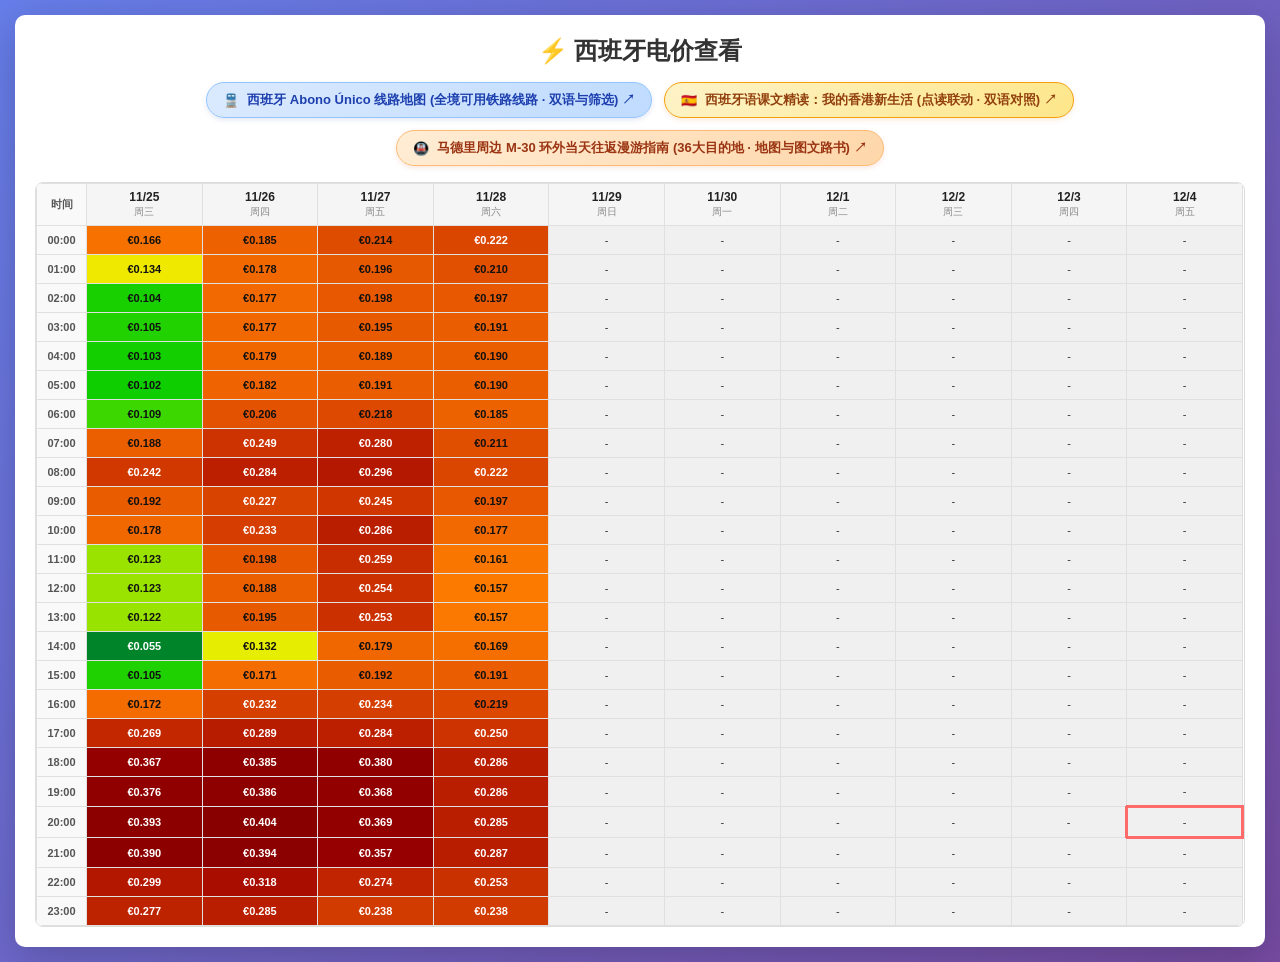
<file: index.html>
<!DOCTYPE html>
<html lang="zh-CN">
<head>
    <meta charset="UTF-8">
    <meta name="viewport" content="width=device-width, initial-scale=1.0">
    <title>西班牙电价展示 - Spain PVPC</title>
    <style>
        * {
            margin: 0;
            padding: 0;
            box-sizing: border-box;
        }

        body {
            font-family: 'Segoe UI', Tahoma, Geneva, Verdana, sans-serif;
            background: linear-gradient(135deg, #667eea 0%, #764ba2 100%);
            min-height: 100vh;
            padding: 15px;
        }

        .container {
            max-width: 1400px;
            margin: 0 auto;
            background: white;
            border-radius: 10px;
            box-shadow: 0 10px 40px rgba(0, 0, 0, 0.2);
            padding: 20px;
        }

        h1 {
            text-align: center;
            color: #333;
            margin-bottom: 15px;
            font-size: 24px;
        }

        .table-wrapper {
            overflow-x: auto;
            border-radius: 8px;
            border: 1px solid #ddd;
        }

        table {
            width: 100%;
            border-collapse: collapse;
            background: white;
            table-layout: fixed;
        }

        th, td {
            border: 1px solid #e0e0e0;
            padding: 6px 4px;
            text-align: center;
            font-size: 11px;
        }

        th {
            background: #f5f5f5;
            font-weight: 600;
            color: #333;
        }

        .hour-header {
            background: #f9f9f9;
            font-weight: 600;
            color: #555;
            width: 50px;
            min-width: 50px;
        }

        .date-header {
            padding: 6px 4px;
            font-weight: 600;
            color: #333;
            background: #f5f5f5;
        }

        .date-label {
            font-weight: 600;
            font-size: 12px;
            color: #222;
            line-height: 1.2;
        }

        .weekday {
            font-size: 10px;
            color: #888;
            font-weight: normal;
            margin-top: 1px;
        }

        .price-cell {
            padding: 8px 4px;
            font-weight: 500;
            color: #333;
            transition: all 0.15s ease;
            position: relative;
        }

        .price-cell.current-hour {
            border: 3px solid #ff6b6b;
            box-shadow: 0 0 12px rgba(255, 107, 107, 0.6);
            animation: pulse 2s ease-in-out infinite;
            z-index: 5;
        }

        @keyframes pulse {
            0%, 100% {
                box-shadow: 0 0 12px rgba(255, 107, 107, 0.6);
            }
            50% {
                box-shadow: 0 0 20px rgba(255, 107, 107, 0.9);
            }
        }

        .price-value {
            display: block;
            font-size: 11px;
            font-weight: 600;
        }

        /* 响应式设计 */
        @media (max-width: 1024px) {
            .container {
                padding: 15px;
            }

            th, td {
                padding: 5px 3px;
                font-size: 10px;
            }

            h1 {
                font-size: 20px;
                margin-bottom: 3px;
            }
        }

        @media (max-width: 768px) {
            body {
                padding: 10px;
            }

            .container {
                padding: 12px;
            }

            th, td {
                padding: 4px 2px;
                font-size: 9px;
            }

            h1 {
                font-size: 18px;
            }
        }

        .travel-nav-banner {
            margin-bottom: 16px;
            display: flex;
            justify-content: center;
            gap: 12px;
            flex-wrap: wrap;
        }

        .travel-nav-link {
            display: inline-flex;
            align-items: center;
            gap: 8px;
            background: linear-gradient(135deg, #ffedd5 0%, #fed7aa 100%);
            border: 1px solid #fdba74;
            color: #9a3412;
            padding: 8px 16px;
            border-radius: 9999px;
            font-size: 13px;
            font-weight: 600;
            text-decoration: none;
            box-shadow: 0 2px 5px rgba(194, 65, 12, 0.12);
            transition: all 0.2s ease;
        }

        .travel-nav-link:hover {
            background: linear-gradient(135deg, #fed7aa 0%, #fdba74 100%);
            color: #7c2d12;
            transform: translateY(-1px);
            box-shadow: 0 4px 10px rgba(194, 65, 12, 0.2);
        }

        .reading-nav-link {
            display: inline-flex;
            align-items: center;
            gap: 8px;
            background: linear-gradient(135deg, #fef3c7 0%, #fde68a 100%);
            border: 1px solid #f59e0b;
            color: #92400e;
            padding: 8px 16px;
            border-radius: 9999px;
            font-size: 13px;
            font-weight: 600;
            text-decoration: none;
            box-shadow: 0 2px 5px rgba(217, 119, 6, 0.15);
            transition: all 0.2s ease;
        }

        .reading-nav-link:hover {
            background: linear-gradient(135deg, #fde68a 0%, #fcd34d 100%);
            color: #78350f;
            transform: translateY(-1px);
            box-shadow: 0 4px 10px rgba(217, 119, 6, 0.25);
        }

        .unico-nav-link {
            display: inline-flex;
            align-items: center;
            gap: 8px;
            background: linear-gradient(135deg, #dbeafe 0%, #bfdbfe 100%);
            border: 1px solid #93c5fd;
            color: #1e40af;
            padding: 8px 16px;
            border-radius: 9999px;
            font-size: 13px;
            font-weight: 600;
            text-decoration: none;
            box-shadow: 0 2px 5px rgba(30, 64, 175, 0.12);
            transition: all 0.2s ease;
        }

        .unico-nav-link:hover {
            background: linear-gradient(135deg, #bfdbfe 0%, #93c5fd 100%);
            color: #172554;
            transform: translateY(-1px);
            box-shadow: 0 4px 10px rgba(30, 64, 175, 0.2);
        }

        @media (max-width: 768px) {
            .travel-nav-link, .reading-nav-link, .unico-nav-link {
                font-size: 11px;
                padding: 6px 12px;
                text-align: center;
            }
        }
    </style>
</head>
<body>
    <div class="container">
        <h1>⚡ 西班牙电价查看</h1>

        <div class="travel-nav-banner">
            <a href="./unico/" target="_blank" class="unico-nav-link">
                <span>🚆</span>
                <span>西班牙 Abono Único 线路地图 (全境可用铁路线路 · 双语与筛选) ↗</span>
            </a>
            <a href="./reading/" target="_blank" class="reading-nav-link">
                <span>🇪🇸</span>
                <span>西班牙语课文精读：我的香港新生活 (点读联动 · 双语对照) ↗</span>
            </a>
            <a href="https://wesele.github.io/madrid-day-trips/" target="_blank" rel="noopener" class="travel-nav-link">
                <span>🚇</span>
                <span>马德里周边 M-30 环外当天往返漫游指南 (36大目的地 · 地图与图文路书) ↗</span>
            </a>
        </div>

        <div class="table-wrapper">
            <table id="priceTable">
                <thead>
                    <tr id="dateHeader"></tr>
                </thead>
                <tbody id="priceBody"></tbody>
            </table>
        </div>
    </div>

    <script>
        /**
         * 根据电价生成渐变色背景
         * price单位: €/MWh (即 1000 * €/kWh)
         * 0.03元/kWh (30) -> 极深绿
         * 0.15元/kWh (150) -> 橙红
         * 0.50元/kWh (500) -> 极深红
         */
        function getPriceColor(price) {
            const s = 100; // 饱和度最大，视觉冲击力强
            let h, l;
            
            if (price <= 30) {
                // 极低价：极深绿
                h = 150;
                l = 18;
            } else if (price < 100) {
                // 30 - 100: 深绿到亮绿
                let r = (price - 30) / 70;
                h = 150 - r * 30; // 150 -> 120
                l = 18 + r * 22;  // 18 -> 40
            } else if (price < 150) {
                // 100 - 150: 绿到橙 (0.15是个关键节点，让它更红一点)
                let r = (price - 100) / 50;
                h = 120 - r * 90; // 120 -> 30 (橙红)
                l = 40 + r * 10;  // 40 -> 50
            } else if (price < 350) {
                // 150 - 350: 橙红到红
                let r = (price - 150) / 200;
                h = 30 - r * 30;  // 30 -> 0 (红)
                l = 50 - r * 20;  // 50 -> 30
            } else {
                // 350+: 极深红
                let r = Math.min(1, (price - 350) / 250);
                h = 0;
                l = 30 - r * 15;  // 30 -> 15
            }
            
            return `hsl(${h}, ${s}%, ${l}%)`;
        }

        /**
         * 计算对比文字颜色
         */
        function getTextColor(price) {
            // 根据上面的亮度逻辑：
            // 极低价(l=18)和极高价(l<30)需要白色
            // 中间部分(l接近50)需要黑色
            if (price < 70 || price > 220) {
                return 'white';
            }
            return '#111';
        }

        /**
         * 获取星期几的名称
         */
        function getWeekdayName(dayIndex) {
            const weekdays = ['周日', '周一', '周二', '周三', '周四', '周五', '周六'];
            return weekdays[dayIndex];
        }

        /**
         * 格式化日期为 YYYY-MM-DD
         */
        function formatDate(date) {
            return date.toISOString().split('T')[0];
        }

        /**
         * 检查是否有任何可用数据
         */
        function isDataComplete(data) {
            return data && Object.keys(data).length > 0;
        }

        /**
         * 从本地 pvpc.json 读取数据
         */
        async function loadLocalData() {
            try {
                const response = await fetch('pvpc.json');
                if (response.ok) {
                    const data = await response.json();
                    return data;
                }
            } catch (error) {
                console.log('本地数据不可用:', error);
            }
            return null;
        }

        /**
         * 从 tarifaluzhora.es API 获取数据
         */
        async function fetchFromAPI(date) {
            try {
                const dateStr = formatDate(date);
                const response = await fetch(`https://api.tarifaluzhora.es/v1/prices/${dateStr}`);
                if (response.ok) {
                    const prices = await response.json();
                    
                    // 转换为小时价格数组 (€/MWh)
                    return prices.map(item => {
                        // 将 €/kWh 转换为 €/MWh (乘以 1000)
                        return parseFloat((item.price * 1000).toFixed(4));
                    });
                }
            } catch (error) {
                console.error(`获取 ${dateStr} 数据失败:`, error);
            }
            return null;
        }

        /**
         * 获取完整的过去10天数据
         */
        async function getPriceData() {
            let data = await loadLocalData();
            
            if (data && isDataComplete(data)) {
                return data;
            }

            data = data || {};
            const today = new Date();
            let updated = false;

            for (let dayOffset = 0; dayOffset < 10; dayOffset++) {
                const date = new Date(today);
                date.setDate(date.getDate() - (9 - dayOffset));
                const dateStr = formatDate(date);

                if (!data[dateStr] || data[dateStr].length < 24) {
                    const prices = await fetchFromAPI(date);
                    if (prices) {
                        data[dateStr] = prices;
                        updated = true;
                    }
                    await new Promise(resolve => setTimeout(resolve, 100));
                }
            }

            if (updated) {
                localStorage.setItem('pvpc_data', JSON.stringify(data));
                try {
                    await fetch('api/save-pvpc', {
                        method: 'POST',
                        headers: { 'Content-Type': 'application/json' },
                        body: JSON.stringify(data)
                    });
                } catch (error) {
                    console.log('后端保存失败，但本地已保存:', error);
                }
            }

            return data;
        }

        /**
         * 计算可以显示的天数
         */
        function calculateVisibleDays() {
            const containerWidth = document.querySelector('.container').offsetWidth;
            const hourColumnWidth = 50; // 时间列宽度
            const dateColumnMinWidth = 55; // 日期列最小宽度
            const padding = 40; // 容器内边距
            
            const availableWidth = containerWidth - hourColumnWidth - padding;
            const maxDays = Math.floor(availableWidth / dateColumnMinWidth);
            
            // 限制在1-10天之间
            return Math.max(1, Math.min(10, maxDays));
        }

        /**
         * 渲染价格表格
         */
        function renderPriceTable(priceData) {
            const today = new Date();
            const currentHour = today.getHours();
            
            // 计算可以显示的天数
            const visibleDays = calculateVisibleDays();

            // 获取过去N天的日期数组
            const dates = [];
            for (let dayOffset = 0; dayOffset < visibleDays; dayOffset++) {
                const date = new Date(today);
                date.setDate(date.getDate() - (visibleDays - 1 - dayOffset));
                const dateStr = formatDate(date);
                dates.push({
                    dateStr: dateStr,
                    date: date,
                    day: date.getDate(),
                    month: date.getMonth() + 1,
                    weekday: getWeekdayName(date.getDay())
                });
            }

            // 渲染日期头行
            const dateHeader = document.getElementById('dateHeader');
            dateHeader.innerHTML = ''; // 清空
            
            const headerCell = document.createElement('th');
            headerCell.className = 'hour-header';
            headerCell.textContent = '时间';
            dateHeader.appendChild(headerCell);

            dates.forEach(dateInfo => {
                const th = document.createElement('th');
                th.className = 'date-header';
                th.innerHTML = `<div class="date-label">${dateInfo.month}/${dateInfo.day}</div><div class="weekday">${dateInfo.weekday}</div>`;
                dateHeader.appendChild(th);
            });

            // 渲染每小时行
            const priceBody = document.getElementById('priceBody');
            priceBody.innerHTML = ''; // 清空
            
            for (let hour = 0; hour < 24; hour++) {
                const tr = document.createElement('tr');

                // 时间标签
                const hourCell = document.createElement('td');
                hourCell.className = 'hour-header';
                hourCell.textContent = `${String(hour).padStart(2, '0')}:00`;
                tr.appendChild(hourCell);

                // 每天的电价
                dates.forEach(dateInfo => {
                    const td = document.createElement('td');
                    const prices = priceData[dateInfo.dateStr];
                    const price = prices && prices[hour] ? prices[hour] : null;

                    td.className = 'price-cell';
                    
                    // 判断是否是当前时段
                    const isToday = dateInfo.dateStr === formatDate(today);
                    const isCurrentHour = isToday && hour === currentHour;
                    
                    if (isCurrentHour) {
                        td.classList.add('current-hour');
                    }
                    
                    if (price !== null) {
                        const bgColor = getPriceColor(price);
                        const textColor = getTextColor(price);

                        td.style.backgroundColor = bgColor;
                        td.style.color = textColor;
                        td.innerHTML = `<span class="price-value">€${(price / 1000).toFixed(3)}</span>`;
                    } else {
                        td.textContent = '-';
                        td.style.backgroundColor = '#f0f0f0';
                    }

                    tr.appendChild(td);
                });

                priceBody.appendChild(tr);
            }
        }

        /**
         * 初始化页面
         */
        async function init() {
            try {
                const priceData = await getPriceData();
                renderPriceTable(priceData);
                
                // 窗口大小改变时重新渲染
                let resizeTimeout;
                window.addEventListener('resize', () => {
                    clearTimeout(resizeTimeout);
                    resizeTimeout = setTimeout(() => {
                        renderPriceTable(priceData);
                    }, 200);
                });
            } catch (error) {
                console.error('初始化失败:', error);
            }
        }

        // 页面加载时初始化
        document.addEventListener('DOMContentLoaded', init);
    </script>
</body>
</html>
</file>
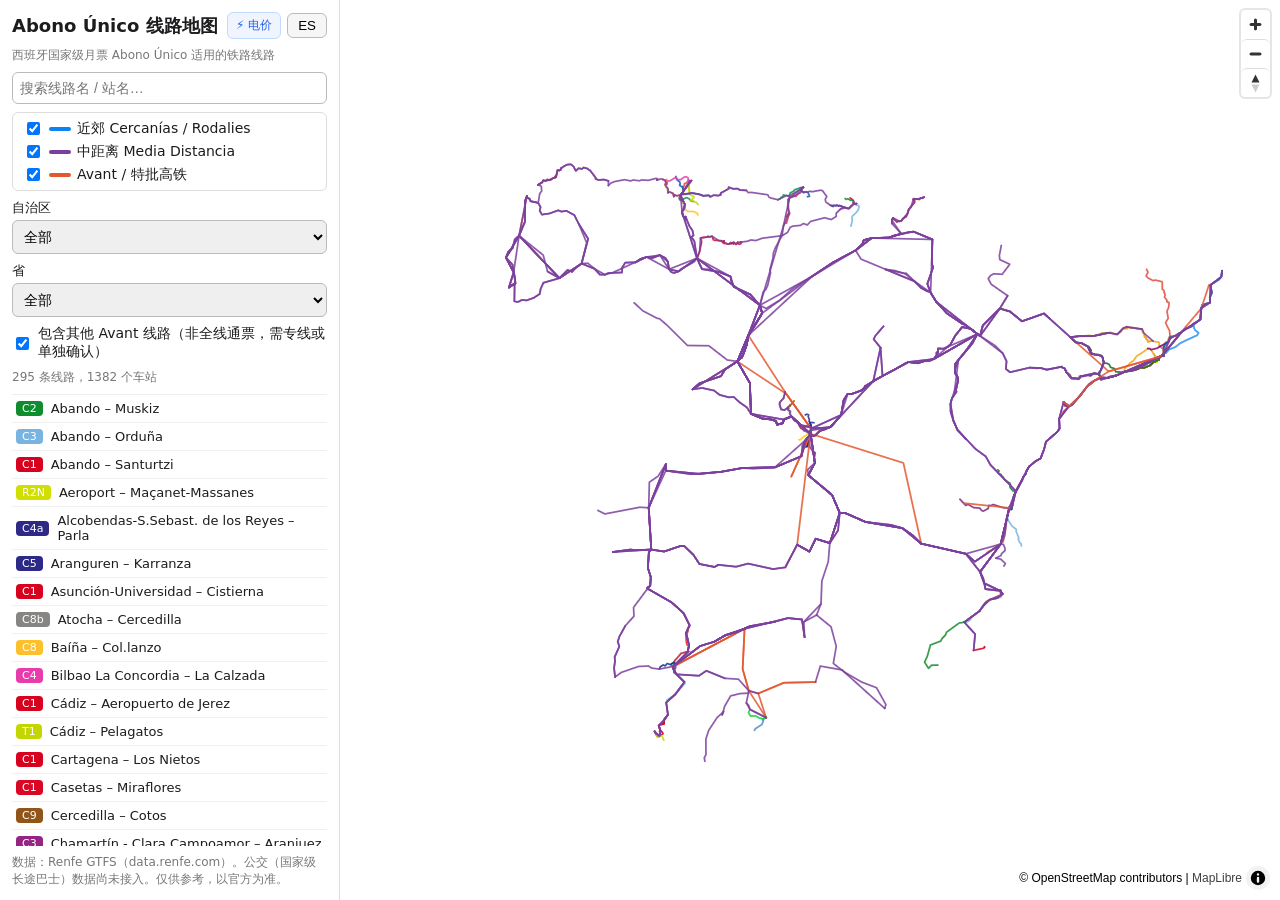
<file: unico/index.html>
<!doctype html>
<html lang="zh">
<head>
  <meta charset="utf-8" />
  <meta name="viewport" content="width=device-width, initial-scale=1" />
  <title>Abono Único Map</title>
  <link rel="icon" href="data:image/svg+xml,%3Csvg xmlns=%27http://www.w3.org/2000/svg%27 viewBox=%270 0 16 16%27%3E%3Crect width=%2716%27 height=%2716%27 rx=%273%27 fill=%27%230b84f3%27/%3E%3Cpath d=%27M3 11l4-6 3 4 3-3%27 stroke=%27white%27 fill=none stroke-width=%271.6%27/%3E%3C/svg%3E" />
  <script type="module" crossorigin src="./assets/index-CTfxbxop.js"></script>
  <link rel="stylesheet" crossorigin href="./assets/index-D7UxHNEk.css">
</head>
<body>
  <aside id="panel">
    <header>
      <h1 id="title"></h1>
      <div style="display: flex; gap: 6px; align-items: center;">
        <a href="../" title="返回西班牙电价 - Spain PVPC" class="nav-back">⚡ 电价</a>
        <button id="lang" type="button"></button>
      </div>
    </header>
    <p id="subtitle" class="muted"></p>
    <input id="search" type="search" />
    <fieldset id="types"></fieldset>
    <label class="row"><span id="l-ccaa"></span><select id="ccaa"></select></label>
    <label class="row"><span id="l-prov"></span><select id="prov"></select></label>
    <label class="check"><input type="checkbox" id="partial" checked /><span id="l-partial"></span></label>
    <div id="count" class="muted"></div>
    <ul id="results"></ul>
    <div id="detail" hidden></div>
    <footer class="muted" id="foot"></footer>
  </aside>
  <button id="toggle" type="button" aria-label="panel">☰</button>
  <div id="map"></div>
</body>
</html>
</file>
<file: unico/assets/index-D7UxHNEk.css>
:root{--w: 340px;font-family:system-ui,sans-serif;color:#1c1c1e}*{box-sizing:border-box}body{margin:0;height:100vh;display:flex}#map{flex:1;height:100%}#panel{width:var(--w);height:100%;overflow-y:auto;padding:12px;background:#fff;border-right:1px solid #ddd;z-index:2;display:flex;flex-direction:column;gap:8px}header{display:flex;justify-content:space-between;align-items:center}h1{font-size:18px;margin:0}.nav-back{text-decoration:none;font-size:12px;padding:4px 8px;background:#f0f4ff;color:#2563eb;border:1px solid #bfdbfe;border-radius:6px;font-weight:500;display:inline-flex;align-items:center}.nav-back:hover{background:#dbeafe}button{cursor:pointer;border:1px solid #bbb;background:#f6f6f6;border-radius:6px;padding:4px 10px}input[type=search],select{width:100%;padding:7px;border:1px solid #bbb;border-radius:6px;font-size:14px}fieldset{border:1px solid #ddd;border-radius:6px;margin:0;padding:6px 10px;display:flex;flex-direction:column;gap:4px}fieldset label,.check{display:flex;gap:6px;align-items:center;font-size:14px}.sw{display:inline-block;width:22px;height:4px;border-radius:2px}.row{display:flex;flex-direction:column;gap:3px;font-size:13px}.muted{color:#777;font-size:12px;margin:0}#results{list-style:none;margin:0;padding:0;flex:1;min-height:120px;overflow-y:auto;border-top:1px solid #eee}#results li{padding:6px 4px;border-bottom:1px solid #f0f0f0;cursor:pointer;font-size:13px;display:flex;gap:8px;align-items:center}#results li:hover{background:#f3f7ff}.badge{color:#fff;border-radius:4px;padding:1px 6px;font-size:11px;white-space:nowrap}.tag{font-size:11px;color:#b36b00}#detail{border-top:2px solid #333;padding-top:8px;font-size:13px;max-height:40%;overflow-y:auto}#detail h2{font-size:15px;margin:0 0 4px}#detail ol{padding-left:20px;margin:6px 0}#toggle{display:none;position:absolute;top:10px;left:10px;z-index:3}@media(max-width:720px){body{flex-direction:column-reverse}#panel{width:100%;height:48%;border-right:0;border-top:1px solid #ddd}#map{height:52%;flex:none}body.collapsed #panel{display:none}body.collapsed #map{height:100%}#toggle{display:block}}.maplibregl-map{font:12px/20px Helvetica Neue,Arial,Helvetica,sans-serif;overflow:hidden;position:relative;-webkit-tap-highlight-color:rgb(0 0 0/0)}.maplibregl-canvas{left:0;position:absolute;top:0}.maplibregl-map:fullscreen{height:100%;width:100%}.maplibregl-ctrl-group button.maplibregl-ctrl-compass{touch-action:none}.maplibregl-canvas-container.maplibregl-interactive,.maplibregl-ctrl-group button.maplibregl-ctrl-compass{cursor:grab;-webkit-user-select:none;-moz-user-select:none;user-select:none}.maplibregl-canvas-container.maplibregl-interactive.maplibregl-track-pointer{cursor:pointer}.maplibregl-canvas-container.maplibregl-interactive:active,.maplibregl-ctrl-group button.maplibregl-ctrl-compass:active{cursor:grabbing}.maplibregl-canvas-container.maplibregl-touch-zoom-rotate,.maplibregl-canvas-container.maplibregl-touch-zoom-rotate .maplibregl-canvas{touch-action:pan-x pan-y}.maplibregl-canvas-container.maplibregl-touch-drag-pan,.maplibregl-canvas-container.maplibregl-touch-drag-pan .maplibregl-canvas{touch-action:pinch-zoom}.maplibregl-canvas-container.maplibregl-touch-zoom-rotate.maplibregl-touch-drag-pan,.maplibregl-canvas-container.maplibregl-touch-zoom-rotate.maplibregl-touch-drag-pan .maplibregl-canvas{touch-action:none}.maplibregl-canvas-container.maplibregl-touch-drag-pan.maplibregl-cooperative-gestures,.maplibregl-canvas-container.maplibregl-touch-drag-pan.maplibregl-cooperative-gestures .maplibregl-canvas{touch-action:pan-x pan-y}.maplibregl-ctrl-bottom-left,.maplibregl-ctrl-bottom-right,.maplibregl-ctrl-top-left,.maplibregl-ctrl-top-right{pointer-events:none;position:absolute;z-index:2}.maplibregl-ctrl-top-left{left:0;top:0}.maplibregl-ctrl-top-right{right:0;top:0}.maplibregl-ctrl-bottom-left{bottom:0;left:0}.maplibregl-ctrl-bottom-right{bottom:0;right:0}.maplibregl-ctrl{clear:both;pointer-events:auto;transform:translate(0)}.maplibregl-ctrl-top-left .maplibregl-ctrl{float:left;margin:10px 0 0 10px}.maplibregl-ctrl-top-right .maplibregl-ctrl{float:right;margin:10px 10px 0 0}.maplibregl-ctrl-bottom-left .maplibregl-ctrl{float:left;margin:0 0 10px 10px}.maplibregl-ctrl-bottom-right .maplibregl-ctrl{float:right;margin:0 10px 10px 0}.maplibregl-ctrl-group{background:#fff;border-radius:4px}.maplibregl-ctrl-group:not(:empty){box-shadow:0 0 0 2px #0000001a}@media(forced-colors:active){.maplibregl-ctrl-group:not(:empty){box-shadow:0 0 0 2px ButtonText}}.maplibregl-ctrl-group button{background-color:transparent;border:0;box-sizing:border-box;cursor:pointer;display:block;height:29px;outline:none;padding:0;width:29px}.maplibregl-ctrl-group button+button{border-top:1px solid #ddd}.maplibregl-ctrl button .maplibregl-ctrl-icon{background-position:50%;background-repeat:no-repeat;display:block;height:100%;width:100%}@media(forced-colors:active){.maplibregl-ctrl-icon{background-color:transparent}.maplibregl-ctrl-group button+button{border-top:1px solid ButtonText}}.maplibregl-ctrl button::-moz-focus-inner{border:0;padding:0}.maplibregl-ctrl-attrib-button:focus,.maplibregl-ctrl-group button:focus{box-shadow:0 0 2px 2px #0096ff}.maplibregl-ctrl button:disabled{cursor:not-allowed}.maplibregl-ctrl button:disabled .maplibregl-ctrl-icon{opacity:.25}@media(hover:hover){.maplibregl-ctrl button:not(:disabled):hover{background-color:#0000000d}}.maplibregl-ctrl button:not(:disabled):active{background-color:#0000000d}.maplibregl-ctrl-group button:focus:focus-visible{box-shadow:0 0 2px 2px #0096ff}.maplibregl-ctrl-group button:focus:not(:focus-visible){box-shadow:none}.maplibregl-ctrl-group button:focus:first-child{border-radius:4px 4px 0 0}.maplibregl-ctrl-group button:focus:last-child{border-radius:0 0 4px 4px}.maplibregl-ctrl-group button:focus:only-child{border-radius:inherit}.maplibregl-ctrl button.maplibregl-ctrl-zoom-out .maplibregl-ctrl-icon{background-image:url("data:image/svg+xml;charset=utf-8,%3Csvg xmlns='http://www.w3.org/2000/svg' width='29' height='29' fill='%23333' viewBox='0 0 29 29'%3E%3Cpath d='M10 13c-.75 0-1.5.75-1.5 1.5S9.25 16 10 16h9c.75 0 1.5-.75 1.5-1.5S19.75 13 19 13z'/%3E%3C/svg%3E")}.maplibregl-ctrl button.maplibregl-ctrl-zoom-in .maplibregl-ctrl-icon{background-image:url("data:image/svg+xml;charset=utf-8,%3Csvg xmlns='http://www.w3.org/2000/svg' width='29' height='29' fill='%23333' viewBox='0 0 29 29'%3E%3Cpath d='M14.5 8.5c-.75 0-1.5.75-1.5 1.5v3h-3c-.75 0-1.5.75-1.5 1.5S9.25 16 10 16h3v3c0 .75.75 1.5 1.5 1.5S16 19.75 16 19v-3h3c.75 0 1.5-.75 1.5-1.5S19.75 13 19 13h-3v-3c0-.75-.75-1.5-1.5-1.5'/%3E%3C/svg%3E")}@media(forced-colors:active){.maplibregl-ctrl button.maplibregl-ctrl-zoom-out .maplibregl-ctrl-icon{background-image:url("data:image/svg+xml;charset=utf-8,%3Csvg xmlns='http://www.w3.org/2000/svg' width='29' height='29' fill='%23fff' viewBox='0 0 29 29'%3E%3Cpath d='M10 13c-.75 0-1.5.75-1.5 1.5S9.25 16 10 16h9c.75 0 1.5-.75 1.5-1.5S19.75 13 19 13z'/%3E%3C/svg%3E")}.maplibregl-ctrl button.maplibregl-ctrl-zoom-in .maplibregl-ctrl-icon{background-image:url("data:image/svg+xml;charset=utf-8,%3Csvg xmlns='http://www.w3.org/2000/svg' width='29' height='29' fill='%23fff' viewBox='0 0 29 29'%3E%3Cpath d='M14.5 8.5c-.75 0-1.5.75-1.5 1.5v3h-3c-.75 0-1.5.75-1.5 1.5S9.25 16 10 16h3v3c0 .75.75 1.5 1.5 1.5S16 19.75 16 19v-3h3c.75 0 1.5-.75 1.5-1.5S19.75 13 19 13h-3v-3c0-.75-.75-1.5-1.5-1.5'/%3E%3C/svg%3E")}}@media(forced-colors:active)and (prefers-color-scheme:light){.maplibregl-ctrl button.maplibregl-ctrl-zoom-out .maplibregl-ctrl-icon{background-image:url("data:image/svg+xml;charset=utf-8,%3Csvg xmlns='http://www.w3.org/2000/svg' width='29' height='29' viewBox='0 0 29 29'%3E%3Cpath d='M10 13c-.75 0-1.5.75-1.5 1.5S9.25 16 10 16h9c.75 0 1.5-.75 1.5-1.5S19.75 13 19 13z'/%3E%3C/svg%3E")}.maplibregl-ctrl button.maplibregl-ctrl-zoom-in .maplibregl-ctrl-icon{background-image:url("data:image/svg+xml;charset=utf-8,%3Csvg xmlns='http://www.w3.org/2000/svg' width='29' height='29' viewBox='0 0 29 29'%3E%3Cpath d='M14.5 8.5c-.75 0-1.5.75-1.5 1.5v3h-3c-.75 0-1.5.75-1.5 1.5S9.25 16 10 16h3v3c0 .75.75 1.5 1.5 1.5S16 19.75 16 19v-3h3c.75 0 1.5-.75 1.5-1.5S19.75 13 19 13h-3v-3c0-.75-.75-1.5-1.5-1.5'/%3E%3C/svg%3E")}}.maplibregl-ctrl button.maplibregl-ctrl-fullscreen .maplibregl-ctrl-icon{background-image:url("data:image/svg+xml;charset=utf-8,%3Csvg xmlns='http://www.w3.org/2000/svg' width='29' height='29' fill='%23333' viewBox='0 0 29 29'%3E%3Cpath d='M24 16v5.5c0 1.75-.75 2.5-2.5 2.5H16v-1l3-1.5-4-5.5 1-1 5.5 4 1.5-3zM6 16l1.5 3 5.5-4 1 1-4 5.5 3 1.5v1H7.5C5.75 24 5 23.25 5 21.5V16zm7-11v1l-3 1.5 4 5.5-1 1-5.5-4L6 13H5V7.5C5 5.75 5.75 5 7.5 5zm11 2.5c0-1.75-.75-2.5-2.5-2.5H16v1l3 1.5-4 5.5 1 1 5.5-4 1.5 3h1z'/%3E%3C/svg%3E")}.maplibregl-ctrl button.maplibregl-ctrl-shrink .maplibregl-ctrl-icon{background-image:url("data:image/svg+xml;charset=utf-8,%3Csvg xmlns='http://www.w3.org/2000/svg' width='29' height='29' viewBox='0 0 29 29'%3E%3Cpath d='M18.5 16c-1.75 0-2.5.75-2.5 2.5V24h1l1.5-3 5.5 4 1-1-4-5.5 3-1.5v-1zM13 18.5c0-1.75-.75-2.5-2.5-2.5H5v1l3 1.5L4 24l1 1 5.5-4 1.5 3h1zm3-8c0 1.75.75 2.5 2.5 2.5H24v-1l-3-1.5L25 5l-1-1-5.5 4L17 5h-1zM10.5 13c1.75 0 2.5-.75 2.5-2.5V5h-1l-1.5 3L5 4 4 5l4 5.5L5 12v1z'/%3E%3C/svg%3E")}@media(forced-colors:active){.maplibregl-ctrl button.maplibregl-ctrl-fullscreen .maplibregl-ctrl-icon{background-image:url("data:image/svg+xml;charset=utf-8,%3Csvg xmlns='http://www.w3.org/2000/svg' width='29' height='29' fill='%23fff' viewBox='0 0 29 29'%3E%3Cpath d='M24 16v5.5c0 1.75-.75 2.5-2.5 2.5H16v-1l3-1.5-4-5.5 1-1 5.5 4 1.5-3zM6 16l1.5 3 5.5-4 1 1-4 5.5 3 1.5v1H7.5C5.75 24 5 23.25 5 21.5V16zm7-11v1l-3 1.5 4 5.5-1 1-5.5-4L6 13H5V7.5C5 5.75 5.75 5 7.5 5zm11 2.5c0-1.75-.75-2.5-2.5-2.5H16v1l3 1.5-4 5.5 1 1 5.5-4 1.5 3h1z'/%3E%3C/svg%3E")}.maplibregl-ctrl button.maplibregl-ctrl-shrink .maplibregl-ctrl-icon{background-image:url("data:image/svg+xml;charset=utf-8,%3Csvg xmlns='http://www.w3.org/2000/svg' width='29' height='29' fill='%23fff' viewBox='0 0 29 29'%3E%3Cpath d='M18.5 16c-1.75 0-2.5.75-2.5 2.5V24h1l1.5-3 5.5 4 1-1-4-5.5 3-1.5v-1zM13 18.5c0-1.75-.75-2.5-2.5-2.5H5v1l3 1.5L4 24l1 1 5.5-4 1.5 3h1zm3-8c0 1.75.75 2.5 2.5 2.5H24v-1l-3-1.5L25 5l-1-1-5.5 4L17 5h-1zM10.5 13c1.75 0 2.5-.75 2.5-2.5V5h-1l-1.5 3L5 4 4 5l4 5.5L5 12v1z'/%3E%3C/svg%3E")}}@media(forced-colors:active)and (prefers-color-scheme:light){.maplibregl-ctrl button.maplibregl-ctrl-fullscreen .maplibregl-ctrl-icon{background-image:url("data:image/svg+xml;charset=utf-8,%3Csvg xmlns='http://www.w3.org/2000/svg' width='29' height='29' viewBox='0 0 29 29'%3E%3Cpath d='M24 16v5.5c0 1.75-.75 2.5-2.5 2.5H16v-1l3-1.5-4-5.5 1-1 5.5 4 1.5-3zM6 16l1.5 3 5.5-4 1 1-4 5.5 3 1.5v1H7.5C5.75 24 5 23.25 5 21.5V16zm7-11v1l-3 1.5 4 5.5-1 1-5.5-4L6 13H5V7.5C5 5.75 5.75 5 7.5 5zm11 2.5c0-1.75-.75-2.5-2.5-2.5H16v1l3 1.5-4 5.5 1 1 5.5-4 1.5 3h1z'/%3E%3C/svg%3E")}.maplibregl-ctrl button.maplibregl-ctrl-shrink .maplibregl-ctrl-icon{background-image:url("data:image/svg+xml;charset=utf-8,%3Csvg xmlns='http://www.w3.org/2000/svg' width='29' height='29' viewBox='0 0 29 29'%3E%3Cpath d='M18.5 16c-1.75 0-2.5.75-2.5 2.5V24h1l1.5-3 5.5 4 1-1-4-5.5 3-1.5v-1zM13 18.5c0-1.75-.75-2.5-2.5-2.5H5v1l3 1.5L4 24l1 1 5.5-4 1.5 3h1zm3-8c0 1.75.75 2.5 2.5 2.5H24v-1l-3-1.5L25 5l-1-1-5.5 4L17 5h-1zM10.5 13c1.75 0 2.5-.75 2.5-2.5V5h-1l-1.5 3L5 4 4 5l4 5.5L5 12v1z'/%3E%3C/svg%3E")}}.maplibregl-ctrl button.maplibregl-ctrl-compass .maplibregl-ctrl-icon{background-image:url("data:image/svg+xml;charset=utf-8,%3Csvg xmlns='http://www.w3.org/2000/svg' width='29' height='29' fill='%23333' viewBox='0 0 29 29'%3E%3Cpath d='m10.5 14 4-8 4 8z'/%3E%3Cpath fill='%23ccc' d='m10.5 16 4 8 4-8z'/%3E%3C/svg%3E")}@media(forced-colors:active){.maplibregl-ctrl button.maplibregl-ctrl-compass .maplibregl-ctrl-icon{background-image:url("data:image/svg+xml;charset=utf-8,%3Csvg xmlns='http://www.w3.org/2000/svg' width='29' height='29' fill='%23fff' viewBox='0 0 29 29'%3E%3Cpath d='m10.5 14 4-8 4 8z'/%3E%3Cpath fill='%23ccc' d='m10.5 16 4 8 4-8z'/%3E%3C/svg%3E")}}@media(forced-colors:active)and (prefers-color-scheme:light){.maplibregl-ctrl button.maplibregl-ctrl-compass .maplibregl-ctrl-icon{background-image:url("data:image/svg+xml;charset=utf-8,%3Csvg xmlns='http://www.w3.org/2000/svg' width='29' height='29' viewBox='0 0 29 29'%3E%3Cpath d='m10.5 14 4-8 4 8z'/%3E%3Cpath fill='%23ccc' d='m10.5 16 4 8 4-8z'/%3E%3C/svg%3E")}}.maplibregl-ctrl button.maplibregl-ctrl-globe .maplibregl-ctrl-icon{background-image:url("data:image/svg+xml;charset=utf-8,%3Csvg xmlns='http://www.w3.org/2000/svg' width='22' height='22' fill='none' stroke='%23333' viewBox='0 0 22 22'%3E%3Ccircle cx='11' cy='11' r='8.5'/%3E%3Cpath d='M17.5 11c0 4.819-3.02 8.5-6.5 8.5S4.5 15.819 4.5 11 7.52 2.5 11 2.5s6.5 3.681 6.5 8.5Z'/%3E%3Cpath d='M13.5 11c0 2.447-.331 4.64-.853 6.206-.262.785-.562 1.384-.872 1.777-.314.399-.58.517-.775.517s-.461-.118-.775-.517c-.31-.393-.61-.992-.872-1.777C8.831 15.64 8.5 13.446 8.5 11s.331-4.64.853-6.206c.262-.785.562-1.384.872-1.777.314-.399.58-.517.775-.517s.461.118.775.517c.31.393.61.992.872 1.777.522 1.565.853 3.76.853 6.206Z'/%3E%3Cpath d='M11 7.5c-1.909 0-3.622-.166-4.845-.428-.616-.132-1.08-.283-1.379-.434a1.3 1.3 0 0 1-.224-.138q.07-.058.224-.138c.299-.151.763-.302 1.379-.434C7.378 5.666 9.091 5.5 11 5.5s3.622.166 4.845.428c.616.132 1.08.283 1.379.434.105.053.177.1.224.138q-.07.058-.224.138c-.299.151-.763.302-1.379.434-1.223.262-2.936.428-4.845.428ZM4.486 6.436ZM11 16.5c-1.909 0-3.622-.166-4.845-.428-.616-.132-1.08-.283-1.379-.434a1.3 1.3 0 0 1-.224-.138 1.3 1.3 0 0 1 .224-.138c.299-.151.763-.302 1.379-.434C7.378 14.666 9.091 14.5 11 14.5s3.622.166 4.845.428c.616.132 1.08.283 1.379.434.105.053.177.1.224.138a1.3 1.3 0 0 1-.224.138c-.299.151-.763.302-1.379.434-1.223.262-2.936.428-4.845.428Zm-6.514-1.064ZM11 12.5c-2.46 0-4.672-.222-6.255-.574-.796-.177-1.406-.38-1.805-.59a1.5 1.5 0 0 1-.39-.272.3.3 0 0 1-.047-.064.3.3 0 0 1 .048-.064c.066-.073.189-.167.389-.272.399-.21 1.009-.413 1.805-.59C6.328 9.722 8.54 9.5 11 9.5s4.672.222 6.256.574c.795.177 1.405.38 1.804.59.2.105.323.2.39.272a.3.3 0 0 1 .047.064.3.3 0 0 1-.048.064 1.4 1.4 0 0 1-.389.272c-.399.21-1.009.413-1.804.59-1.584.352-3.796.574-6.256.574Zm-8.501-1.51v.002zm0 .018v.002zm17.002.002v-.002zm0-.018v-.002z'/%3E%3C/svg%3E")}.maplibregl-ctrl button.maplibregl-ctrl-globe-enabled .maplibregl-ctrl-icon{background-image:url("data:image/svg+xml;charset=utf-8,%3Csvg xmlns='http://www.w3.org/2000/svg' width='22' height='22' fill='none' stroke='%2333b5e5' viewBox='0 0 22 22'%3E%3Ccircle cx='11' cy='11' r='8.5'/%3E%3Cpath d='M17.5 11c0 4.819-3.02 8.5-6.5 8.5S4.5 15.819 4.5 11 7.52 2.5 11 2.5s6.5 3.681 6.5 8.5Z'/%3E%3Cpath d='M13.5 11c0 2.447-.331 4.64-.853 6.206-.262.785-.562 1.384-.872 1.777-.314.399-.58.517-.775.517s-.461-.118-.775-.517c-.31-.393-.61-.992-.872-1.777C8.831 15.64 8.5 13.446 8.5 11s.331-4.64.853-6.206c.262-.785.562-1.384.872-1.777.314-.399.58-.517.775-.517s.461.118.775.517c.31.393.61.992.872 1.777.522 1.565.853 3.76.853 6.206Z'/%3E%3Cpath d='M11 7.5c-1.909 0-3.622-.166-4.845-.428-.616-.132-1.08-.283-1.379-.434a1.3 1.3 0 0 1-.224-.138q.07-.058.224-.138c.299-.151.763-.302 1.379-.434C7.378 5.666 9.091 5.5 11 5.5s3.622.166 4.845.428c.616.132 1.08.283 1.379.434.105.053.177.1.224.138q-.07.058-.224.138c-.299.151-.763.302-1.379.434-1.223.262-2.936.428-4.845.428ZM4.486 6.436ZM11 16.5c-1.909 0-3.622-.166-4.845-.428-.616-.132-1.08-.283-1.379-.434a1.3 1.3 0 0 1-.224-.138 1.3 1.3 0 0 1 .224-.138c.299-.151.763-.302 1.379-.434C7.378 14.666 9.091 14.5 11 14.5s3.622.166 4.845.428c.616.132 1.08.283 1.379.434.105.053.177.1.224.138a1.3 1.3 0 0 1-.224.138c-.299.151-.763.302-1.379.434-1.223.262-2.936.428-4.845.428Zm-6.514-1.064ZM11 12.5c-2.46 0-4.672-.222-6.255-.574-.796-.177-1.406-.38-1.805-.59a1.5 1.5 0 0 1-.39-.272.3.3 0 0 1-.047-.064.3.3 0 0 1 .048-.064c.066-.073.189-.167.389-.272.399-.21 1.009-.413 1.805-.59C6.328 9.722 8.54 9.5 11 9.5s4.672.222 6.256.574c.795.177 1.405.38 1.804.59.2.105.323.2.39.272a.3.3 0 0 1 .047.064.3.3 0 0 1-.048.064 1.4 1.4 0 0 1-.389.272c-.399.21-1.009.413-1.804.59-1.584.352-3.796.574-6.256.574Zm-8.501-1.51v.002zm0 .018v.002zm17.002.002v-.002zm0-.018v-.002z'/%3E%3C/svg%3E")}.maplibregl-ctrl button.maplibregl-ctrl-terrain .maplibregl-ctrl-icon{background-image:url("data:image/svg+xml;charset=utf-8,%3Csvg xmlns='http://www.w3.org/2000/svg' width='22' height='22' fill='%23333' viewBox='0 0 22 22'%3E%3Cpath d='m1.754 13.406 4.453-4.851 3.09 3.09 3.281 3.277.969-.969-3.309-3.312 3.844-4.121 6.148 6.886h1.082v-.855l-7.207-8.07-4.84 5.187L6.169 6.57l-5.48 5.965v.871ZM.688 16.844h20.625v1.375H.688Zm0 0'/%3E%3C/svg%3E")}.maplibregl-ctrl button.maplibregl-ctrl-terrain-enabled .maplibregl-ctrl-icon{background-image:url("data:image/svg+xml;charset=utf-8,%3Csvg xmlns='http://www.w3.org/2000/svg' width='22' height='22' fill='%2333b5e5' viewBox='0 0 22 22'%3E%3Cpath d='m1.754 13.406 4.453-4.851 3.09 3.09 3.281 3.277.969-.969-3.309-3.312 3.844-4.121 6.148 6.886h1.082v-.855l-7.207-8.07-4.84 5.187L6.169 6.57l-5.48 5.965v.871ZM.688 16.844h20.625v1.375H.688Zm0 0'/%3E%3C/svg%3E")}.maplibregl-ctrl button.maplibregl-ctrl-geolocate .maplibregl-ctrl-icon{background-image:url("data:image/svg+xml;charset=utf-8,%3Csvg xmlns='http://www.w3.org/2000/svg' width='29' height='29' fill='%23333' viewBox='0 0 20 20'%3E%3Cpath d='M10 4C9 4 9 5 9 5v.1A5 5 0 0 0 5.1 9H5s-1 0-1 1 1 1 1 1h.1A5 5 0 0 0 9 14.9v.1s0 1 1 1 1-1 1-1v-.1a5 5 0 0 0 3.9-3.9h.1s1 0 1-1-1-1-1-1h-.1A5 5 0 0 0 11 5.1V5s0-1-1-1m0 2.5a3.5 3.5 0 1 1 0 7 3.5 3.5 0 1 1 0-7'/%3E%3Ccircle cx='10' cy='10' r='2'/%3E%3C/svg%3E")}.maplibregl-ctrl button.maplibregl-ctrl-geolocate:disabled .maplibregl-ctrl-icon{background-image:url("data:image/svg+xml;charset=utf-8,%3Csvg xmlns='http://www.w3.org/2000/svg' width='29' height='29' fill='%23aaa' viewBox='0 0 20 20'%3E%3Cpath d='M10 4C9 4 9 5 9 5v.1A5 5 0 0 0 5.1 9H5s-1 0-1 1 1 1 1 1h.1A5 5 0 0 0 9 14.9v.1s0 1 1 1 1-1 1-1v-.1a5 5 0 0 0 3.9-3.9h.1s1 0 1-1-1-1-1-1h-.1A5 5 0 0 0 11 5.1V5s0-1-1-1m0 2.5a3.5 3.5 0 1 1 0 7 3.5 3.5 0 1 1 0-7'/%3E%3Ccircle cx='10' cy='10' r='2'/%3E%3Cpath fill='red' d='m14 5 1 1-9 9-1-1z'/%3E%3C/svg%3E")}.maplibregl-ctrl button.maplibregl-ctrl-geolocate.maplibregl-ctrl-geolocate-active .maplibregl-ctrl-icon{background-image:url("data:image/svg+xml;charset=utf-8,%3Csvg xmlns='http://www.w3.org/2000/svg' width='29' height='29' fill='%2333b5e5' viewBox='0 0 20 20'%3E%3Cpath d='M10 4C9 4 9 5 9 5v.1A5 5 0 0 0 5.1 9H5s-1 0-1 1 1 1 1 1h.1A5 5 0 0 0 9 14.9v.1s0 1 1 1 1-1 1-1v-.1a5 5 0 0 0 3.9-3.9h.1s1 0 1-1-1-1-1-1h-.1A5 5 0 0 0 11 5.1V5s0-1-1-1m0 2.5a3.5 3.5 0 1 1 0 7 3.5 3.5 0 1 1 0-7'/%3E%3Ccircle cx='10' cy='10' r='2'/%3E%3C/svg%3E")}.maplibregl-ctrl button.maplibregl-ctrl-geolocate.maplibregl-ctrl-geolocate-active-error .maplibregl-ctrl-icon{background-image:url("data:image/svg+xml;charset=utf-8,%3Csvg xmlns='http://www.w3.org/2000/svg' width='29' height='29' fill='%23e58978' viewBox='0 0 20 20'%3E%3Cpath d='M10 4C9 4 9 5 9 5v.1A5 5 0 0 0 5.1 9H5s-1 0-1 1 1 1 1 1h.1A5 5 0 0 0 9 14.9v.1s0 1 1 1 1-1 1-1v-.1a5 5 0 0 0 3.9-3.9h.1s1 0 1-1-1-1-1-1h-.1A5 5 0 0 0 11 5.1V5s0-1-1-1m0 2.5a3.5 3.5 0 1 1 0 7 3.5 3.5 0 1 1 0-7'/%3E%3Ccircle cx='10' cy='10' r='2'/%3E%3C/svg%3E")}.maplibregl-ctrl button.maplibregl-ctrl-geolocate.maplibregl-ctrl-geolocate-background .maplibregl-ctrl-icon{background-image:url("data:image/svg+xml;charset=utf-8,%3Csvg xmlns='http://www.w3.org/2000/svg' width='29' height='29' fill='%2333b5e5' viewBox='0 0 20 20'%3E%3Cpath d='M10 4C9 4 9 5 9 5v.1A5 5 0 0 0 5.1 9H5s-1 0-1 1 1 1 1 1h.1A5 5 0 0 0 9 14.9v.1s0 1 1 1 1-1 1-1v-.1a5 5 0 0 0 3.9-3.9h.1s1 0 1-1-1-1-1-1h-.1A5 5 0 0 0 11 5.1V5s0-1-1-1m0 2.5a3.5 3.5 0 1 1 0 7 3.5 3.5 0 1 1 0-7'/%3E%3C/svg%3E")}.maplibregl-ctrl button.maplibregl-ctrl-geolocate.maplibregl-ctrl-geolocate-background-error .maplibregl-ctrl-icon{background-image:url("data:image/svg+xml;charset=utf-8,%3Csvg xmlns='http://www.w3.org/2000/svg' width='29' height='29' fill='%23e54e33' viewBox='0 0 20 20'%3E%3Cpath d='M10 4C9 4 9 5 9 5v.1A5 5 0 0 0 5.1 9H5s-1 0-1 1 1 1 1 1h.1A5 5 0 0 0 9 14.9v.1s0 1 1 1 1-1 1-1v-.1a5 5 0 0 0 3.9-3.9h.1s1 0 1-1-1-1-1-1h-.1A5 5 0 0 0 11 5.1V5s0-1-1-1m0 2.5a3.5 3.5 0 1 1 0 7 3.5 3.5 0 1 1 0-7'/%3E%3C/svg%3E")}.maplibregl-ctrl button.maplibregl-ctrl-geolocate.maplibregl-ctrl-geolocate-waiting .maplibregl-ctrl-icon{animation:maplibregl-spin 2s linear infinite}@media(forced-colors:active){.maplibregl-ctrl button.maplibregl-ctrl-geolocate .maplibregl-ctrl-icon{background-image:url("data:image/svg+xml;charset=utf-8,%3Csvg xmlns='http://www.w3.org/2000/svg' width='29' height='29' fill='%23fff' viewBox='0 0 20 20'%3E%3Cpath d='M10 4C9 4 9 5 9 5v.1A5 5 0 0 0 5.1 9H5s-1 0-1 1 1 1 1 1h.1A5 5 0 0 0 9 14.9v.1s0 1 1 1 1-1 1-1v-.1a5 5 0 0 0 3.9-3.9h.1s1 0 1-1-1-1-1-1h-.1A5 5 0 0 0 11 5.1V5s0-1-1-1m0 2.5a3.5 3.5 0 1 1 0 7 3.5 3.5 0 1 1 0-7'/%3E%3Ccircle cx='10' cy='10' r='2'/%3E%3C/svg%3E")}.maplibregl-ctrl button.maplibregl-ctrl-geolocate:disabled .maplibregl-ctrl-icon{background-image:url("data:image/svg+xml;charset=utf-8,%3Csvg xmlns='http://www.w3.org/2000/svg' width='29' height='29' fill='%23999' viewBox='0 0 20 20'%3E%3Cpath d='M10 4C9 4 9 5 9 5v.1A5 5 0 0 0 5.1 9H5s-1 0-1 1 1 1 1 1h.1A5 5 0 0 0 9 14.9v.1s0 1 1 1 1-1 1-1v-.1a5 5 0 0 0 3.9-3.9h.1s1 0 1-1-1-1-1-1h-.1A5 5 0 0 0 11 5.1V5s0-1-1-1m0 2.5a3.5 3.5 0 1 1 0 7 3.5 3.5 0 1 1 0-7'/%3E%3Ccircle cx='10' cy='10' r='2'/%3E%3Cpath fill='red' d='m14 5 1 1-9 9-1-1z'/%3E%3C/svg%3E")}.maplibregl-ctrl button.maplibregl-ctrl-geolocate.maplibregl-ctrl-geolocate-active .maplibregl-ctrl-icon{background-image:url("data:image/svg+xml;charset=utf-8,%3Csvg xmlns='http://www.w3.org/2000/svg' width='29' height='29' fill='%2333b5e5' viewBox='0 0 20 20'%3E%3Cpath d='M10 4C9 4 9 5 9 5v.1A5 5 0 0 0 5.1 9H5s-1 0-1 1 1 1 1 1h.1A5 5 0 0 0 9 14.9v.1s0 1 1 1 1-1 1-1v-.1a5 5 0 0 0 3.9-3.9h.1s1 0 1-1-1-1-1-1h-.1A5 5 0 0 0 11 5.1V5s0-1-1-1m0 2.5a3.5 3.5 0 1 1 0 7 3.5 3.5 0 1 1 0-7'/%3E%3Ccircle cx='10' cy='10' r='2'/%3E%3C/svg%3E")}.maplibregl-ctrl button.maplibregl-ctrl-geolocate.maplibregl-ctrl-geolocate-active-error .maplibregl-ctrl-icon{background-image:url("data:image/svg+xml;charset=utf-8,%3Csvg xmlns='http://www.w3.org/2000/svg' width='29' height='29' fill='%23e58978' viewBox='0 0 20 20'%3E%3Cpath d='M10 4C9 4 9 5 9 5v.1A5 5 0 0 0 5.1 9H5s-1 0-1 1 1 1 1 1h.1A5 5 0 0 0 9 14.9v.1s0 1 1 1 1-1 1-1v-.1a5 5 0 0 0 3.9-3.9h.1s1 0 1-1-1-1-1-1h-.1A5 5 0 0 0 11 5.1V5s0-1-1-1m0 2.5a3.5 3.5 0 1 1 0 7 3.5 3.5 0 1 1 0-7'/%3E%3Ccircle cx='10' cy='10' r='2'/%3E%3C/svg%3E")}.maplibregl-ctrl button.maplibregl-ctrl-geolocate.maplibregl-ctrl-geolocate-background .maplibregl-ctrl-icon{background-image:url("data:image/svg+xml;charset=utf-8,%3Csvg xmlns='http://www.w3.org/2000/svg' width='29' height='29' fill='%2333b5e5' viewBox='0 0 20 20'%3E%3Cpath d='M10 4C9 4 9 5 9 5v.1A5 5 0 0 0 5.1 9H5s-1 0-1 1 1 1 1 1h.1A5 5 0 0 0 9 14.9v.1s0 1 1 1 1-1 1-1v-.1a5 5 0 0 0 3.9-3.9h.1s1 0 1-1-1-1-1-1h-.1A5 5 0 0 0 11 5.1V5s0-1-1-1m0 2.5a3.5 3.5 0 1 1 0 7 3.5 3.5 0 1 1 0-7'/%3E%3C/svg%3E")}.maplibregl-ctrl button.maplibregl-ctrl-geolocate.maplibregl-ctrl-geolocate-background-error .maplibregl-ctrl-icon{background-image:url("data:image/svg+xml;charset=utf-8,%3Csvg xmlns='http://www.w3.org/2000/svg' width='29' height='29' fill='%23e54e33' viewBox='0 0 20 20'%3E%3Cpath d='M10 4C9 4 9 5 9 5v.1A5 5 0 0 0 5.1 9H5s-1 0-1 1 1 1 1 1h.1A5 5 0 0 0 9 14.9v.1s0 1 1 1 1-1 1-1v-.1a5 5 0 0 0 3.9-3.9h.1s1 0 1-1-1-1-1-1h-.1A5 5 0 0 0 11 5.1V5s0-1-1-1m0 2.5a3.5 3.5 0 1 1 0 7 3.5 3.5 0 1 1 0-7'/%3E%3C/svg%3E")}}@media(forced-colors:active)and (prefers-color-scheme:light){.maplibregl-ctrl button.maplibregl-ctrl-geolocate .maplibregl-ctrl-icon{background-image:url("data:image/svg+xml;charset=utf-8,%3Csvg xmlns='http://www.w3.org/2000/svg' width='29' height='29' viewBox='0 0 20 20'%3E%3Cpath d='M10 4C9 4 9 5 9 5v.1A5 5 0 0 0 5.1 9H5s-1 0-1 1 1 1 1 1h.1A5 5 0 0 0 9 14.9v.1s0 1 1 1 1-1 1-1v-.1a5 5 0 0 0 3.9-3.9h.1s1 0 1-1-1-1-1-1h-.1A5 5 0 0 0 11 5.1V5s0-1-1-1m0 2.5a3.5 3.5 0 1 1 0 7 3.5 3.5 0 1 1 0-7'/%3E%3Ccircle cx='10' cy='10' r='2'/%3E%3C/svg%3E")}.maplibregl-ctrl button.maplibregl-ctrl-geolocate:disabled .maplibregl-ctrl-icon{background-image:url("data:image/svg+xml;charset=utf-8,%3Csvg xmlns='http://www.w3.org/2000/svg' width='29' height='29' fill='%23666' viewBox='0 0 20 20'%3E%3Cpath d='M10 4C9 4 9 5 9 5v.1A5 5 0 0 0 5.1 9H5s-1 0-1 1 1 1 1 1h.1A5 5 0 0 0 9 14.9v.1s0 1 1 1 1-1 1-1v-.1a5 5 0 0 0 3.9-3.9h.1s1 0 1-1-1-1-1-1h-.1A5 5 0 0 0 11 5.1V5s0-1-1-1m0 2.5a3.5 3.5 0 1 1 0 7 3.5 3.5 0 1 1 0-7'/%3E%3Ccircle cx='10' cy='10' r='2'/%3E%3Cpath fill='red' d='m14 5 1 1-9 9-1-1z'/%3E%3C/svg%3E")}}@keyframes maplibregl-spin{0%{transform:rotate(0)}to{transform:rotate(1turn)}}a.maplibregl-ctrl-logo{background-image:url("data:image/svg+xml;charset=utf-8,%3Csvg xmlns='http://www.w3.org/2000/svg' width='88' height='23' fill='none'%3E%3Cpath fill='%23000' fill-opacity='.4' fill-rule='evenodd' d='M17.408 16.796h-1.827l2.501-12.095h.198l3.324 6.533.988 2.19.988-2.19 3.258-6.533h.181l2.6 12.095h-1.81l-1.218-5.644-.362-1.71-.658 1.71-2.929 5.644h-.098l-2.914-5.644-.757-1.71-.345 1.71zm1.958-3.42-.726 3.663a1.255 1.255 0 0 1-1.232 1.011h-1.827a1.255 1.255 0 0 1-1.229-1.509l2.501-12.095a1.255 1.255 0 0 1 1.23-1.001h.197a1.25 1.25 0 0 1 1.12.685l3.19 6.273 3.125-6.263a1.25 1.25 0 0 1 1.123-.695h.181a1.255 1.255 0 0 1 1.227.991l1.443 6.71a5 5 0 0 1 .314-.787l.009-.016a4.6 4.6 0 0 1 1.777-1.887c.782-.46 1.668-.667 2.611-.667a4.6 4.6 0 0 1 1.7.32l.306.134c.21-.16.474-.256.759-.256h1.694a1.255 1.255 0 0 1 1.212.925 1.255 1.255 0 0 1 1.212-.925h1.711c.284 0 .545.094.755.252.613-.3 1.312-.45 2.075-.45 1.356 0 2.557.445 3.482 1.4q.47.48.763 1.064V4.701a1.255 1.255 0 0 1 1.255-1.255h1.86A1.255 1.255 0 0 1 54.44 4.7v9.194h2.217c.19 0 .37.043.532.118v-4.77c0-.356.147-.678.385-.906a2.42 2.42 0 0 1-.682-1.71c0-.665.267-1.253.735-1.7a2.45 2.45 0 0 1 1.722-.674 2.43 2.43 0 0 1 1.705.675q.318.302.504.683V4.7a1.255 1.255 0 0 1 1.255-1.255h1.744A1.255 1.255 0 0 1 65.812 4.7v3.335a4.8 4.8 0 0 1 1.526-.246c.938 0 1.817.214 2.59.69a4.47 4.47 0 0 1 1.67 1.743v-.98a1.255 1.255 0 0 1 1.256-1.256h1.777c.233 0 .451.064.639.174a3.4 3.4 0 0 1 1.567-.372c.346 0 .861.02 1.285.232a1.25 1.25 0 0 1 .689 1.004 4.7 4.7 0 0 1 .853-.588c.795-.44 1.675-.647 2.61-.647 1.385 0 2.65.39 3.525 1.396.836.938 1.168 2.173 1.168 3.528q-.001.515-.056 1.051a1.255 1.255 0 0 1-.947 1.09l.408.952a1.255 1.255 0 0 1-.477 1.552c-.418.268-.92.463-1.458.612-.613.171-1.304.244-2.049.244-1.06 0-2.043-.207-2.886-.698l-.015-.008c-.798-.48-1.419-1.135-1.818-1.963l-.004-.008a5.8 5.8 0 0 1-.548-2.512q0-.429.053-.843a1.3 1.3 0 0 1-.333-.086l-.166-.004c-.223 0-.426.062-.643.228-.03.024-.142.139-.142.59v3.883a1.255 1.255 0 0 1-1.256 1.256h-1.777a1.255 1.255 0 0 1-1.256-1.256V15.69l-.032.057a4.8 4.8 0 0 1-1.86 1.833 5.04 5.04 0 0 1-2.484.634 4.5 4.5 0 0 1-1.935-.424 1.25 1.25 0 0 1-.764.258h-1.71a1.255 1.255 0 0 1-1.256-1.255V7.687a2.4 2.4 0 0 1-.428.625c.253.23.412.561.412.93v7.553a1.255 1.255 0 0 1-1.256 1.255h-1.843a1.25 1.25 0 0 1-.894-.373c-.228.23-.544.373-.894.373H51.32a1.255 1.255 0 0 1-1.256-1.255v-1.251l-.061.117a4.7 4.7 0 0 1-1.782 1.884 4.77 4.77 0 0 1-2.485.67 5.6 5.6 0 0 1-1.485-.188l.009 2.764a1.255 1.255 0 0 1-1.255 1.259h-1.729a1.255 1.255 0 0 1-1.255-1.255v-3.537a1.255 1.255 0 0 1-1.167.793h-1.679a1.25 1.25 0 0 1-.77-.263 4.5 4.5 0 0 1-1.945.429c-.885 0-1.724-.21-2.495-.632l-.017-.01a5 5 0 0 1-1.081-.836 1.255 1.255 0 0 1-1.254 1.312h-1.81a1.255 1.255 0 0 1-1.228-.99l-.782-3.625-2.044 3.939a1.25 1.25 0 0 1-1.115.676h-.098a1.25 1.25 0 0 1-1.116-.68l-2.061-3.994zM35.92 16.63l.207-.114.223-.15q.493-.356.735-.785l.061-.118.033 1.332h1.678V9.242h-1.694l-.033 1.267q-.133-.329-.526-.658l-.032-.028a3.2 3.2 0 0 0-.668-.428l-.27-.12a3.3 3.3 0 0 0-1.235-.23q-1.136-.001-1.974.493a3.36 3.36 0 0 0-1.3 1.382q-.445.89-.444 2.074 0 1.2.51 2.107a3.8 3.8 0 0 0 1.382 1.381 3.9 3.9 0 0 0 1.893.477q.795 0 1.455-.33zm-2.789-5.38q-.576.675-.575 1.762 0 1.102.559 1.794.576.675 1.645.675a2.25 2.25 0 0 0 .934-.19 2.2 2.2 0 0 0 .468-.29l.178-.161a2.2 2.2 0 0 0 .397-.561q.244-.5.244-1.15v-.115q0-.708-.296-1.267l-.043-.077a2.2 2.2 0 0 0-.633-.709l-.13-.086-.047-.028a2.1 2.1 0 0 0-1.073-.285q-1.052 0-1.629.692zm2.316 2.706c.163-.17.28-.407.28-.83v-.114c0-.292-.06-.508-.15-.68a.96.96 0 0 0-.353-.389.85.85 0 0 0-.464-.127c-.4 0-.56.114-.664.239l-.01.012c-.148.174-.275.45-.275.945 0 .506.122.801.27.99.097.11.266.224.68.224.303 0 .504-.09.687-.269zm7.545 1.705a2.6 2.6 0 0 0 .331.423q.319.33.755.548l.173.074q.65.255 1.49.255 1.02 0 1.844-.493a3.45 3.45 0 0 0 1.316-1.4q.493-.904.493-2.089 0-1.909-.988-2.913-.988-1.02-2.584-1.02-.898 0-1.575.347a3 3 0 0 0-.415.262l-.199.166a3.4 3.4 0 0 0-.64.82V9.242h-1.712v11.553h1.729l-.017-5.134zm.53-1.138q.206.29.48.5l.155.11.053.034q.51.296 1.119.297 1.07 0 1.645-.675.577-.69.576-1.762 0-1.119-.576-1.777-.558-.675-1.645-.675-.435 0-.835.16a2 2 0 0 0-.284.136 2 2 0 0 0-.363.254 2.2 2.2 0 0 0-.46.569l-.082.162a2.6 2.6 0 0 0-.213 1.072v.115q0 .707.296 1.267l.135.211zm.964-.818a1.1 1.1 0 0 0 .367.385.94.94 0 0 0 .476.118c.423 0 .59-.117.687-.23.159-.194.28-.478.28-.95 0-.53-.133-.8-.266-.952l-.021-.025c-.078-.094-.231-.221-.68-.221a1 1 0 0 0-.503.135l-.012.007a.86.86 0 0 0-.335.343c-.073.133-.132.324-.132.614v.115a1.4 1.4 0 0 0 .14.66zm15.7-6.222q.347-.346.346-.856a1.05 1.05 0 0 0-.345-.79 1.18 1.18 0 0 0-.84-.329q-.51 0-.855.33a1.05 1.05 0 0 0-.346.79q0 .51.346.855.345.346.856.346.51 0 .839-.346zm4.337 9.314.033-1.332q.191.403.59.747l.098.081a4 4 0 0 0 .316.224l.223.122a3.2 3.2 0 0 0 1.44.322 3.8 3.8 0 0 0 1.875-.477 3.5 3.5 0 0 0 1.382-1.366q.527-.89.526-2.09 0-1.184-.444-2.073a3.24 3.24 0 0 0-1.283-1.399q-.823-.51-1.942-.51a3.5 3.5 0 0 0-1.527.344l-.086.043-.165.09a3 3 0 0 0-.33.214q-.432.315-.656.707a2 2 0 0 0-.099.198l.082-1.283V4.701h-1.744v12.095zm.473-2.509a2.5 2.5 0 0 0 .566.7q.117.098.245.18l.144.08a2.1 2.1 0 0 0 .975.232q1.07 0 1.645-.675.576-.69.576-1.778 0-1.102-.576-1.777-.56-.691-1.645-.692a2.2 2.2 0 0 0-1.015.235q-.22.113-.415.282l-.15.142a2.1 2.1 0 0 0-.42.594q-.223.479-.223 1.1v.115q0 .705.293 1.26zm2.616-.293c.157-.191.28-.479.28-.967 0-.51-.13-.79-.276-.961l-.021-.026c-.082-.1-.232-.225-.67-.225a.87.87 0 0 0-.681.279l-.012.011c-.154.155-.274.38-.274.807v.115c0 .285.057.499.144.669a1.1 1.1 0 0 0 .367.405c.137.082.28.123.455.123.423 0 .59-.118.686-.23zm8.266-3.013q.345-.13.724-.14l.069-.002q.493 0 .642.099l.247-1.794q-.196-.099-.717-.099a2.3 2.3 0 0 0-.545.063 2 2 0 0 0-.411.148 2.2 2.2 0 0 0-.4.249 2.5 2.5 0 0 0-.485.499 2.7 2.7 0 0 0-.32.581l-.05.137v-1.48h-1.778v7.553h1.777v-3.884q0-.546.159-.943a1.5 1.5 0 0 1 .466-.636 2.5 2.5 0 0 1 .399-.253 2 2 0 0 1 .224-.099zm9.784 2.656.05-.922q0-1.743-.856-2.698-.838-.97-2.584-.97-1.119-.001-2.007.493a3.46 3.46 0 0 0-1.4 1.382q-.493.906-.493 2.106 0 1.07.428 1.975.428.89 1.332 1.432.906.526 2.255.526.973 0 1.668-.185l.044-.012.135-.04q.613-.184.984-.421l-.542-1.267q-.3.162-.642.274l-.297.087q-.51.131-1.3.131-.954 0-1.497-.444a1.6 1.6 0 0 1-.192-.193q-.366-.44-.512-1.234l-.004-.021zm-5.427-1.256-.003.022h3.752v-.138q-.011-.727-.288-1.118a1 1 0 0 0-.156-.176q-.46-.428-1.316-.428-.986 0-1.494.604-.379.45-.494 1.234zm-27.053 2.77V4.7h-1.86v12.095h5.333V15.15zm7.103-5.908v7.553h-1.843V9.242h1.843z'/%3E%3Cpath fill='%23fff' d='m19.63 11.151-.757-1.71-.345 1.71-1.12 5.644h-1.827L18.083 4.7h.197l3.325 6.533.988 2.19.988-2.19L26.839 4.7h.181l2.6 12.095h-1.81l-1.218-5.644-.362-1.71-.658 1.71-2.93 5.644h-.098l-2.913-5.644zm14.836 5.81q-1.02 0-1.893-.478a3.8 3.8 0 0 1-1.381-1.382q-.51-.906-.51-2.106 0-1.185.444-2.074a3.36 3.36 0 0 1 1.3-1.382q.839-.494 1.974-.494a3.3 3.3 0 0 1 1.234.231 3.3 3.3 0 0 1 .97.575q.396.33.527.659l.033-1.267h1.694v7.553H37.18l-.033-1.332q-.279.593-1.02 1.053a3.17 3.17 0 0 1-1.662.444zm.296-1.482q.938 0 1.58-.642.642-.66.642-1.711v-.115q0-.708-.296-1.267a2.2 2.2 0 0 0-.807-.872 2.1 2.1 0 0 0-1.119-.313q-1.053 0-1.629.692-.575.675-.575 1.76 0 1.103.559 1.795.577.675 1.645.675zm6.521-6.237h1.711v1.4q.906-1.597 2.83-1.597 1.596 0 2.584 1.02.988 1.005.988 2.914 0 1.185-.493 2.09a3.46 3.46 0 0 1-1.316 1.399 3.5 3.5 0 0 1-1.844.493q-.954 0-1.662-.329a2.67 2.67 0 0 1-1.086-.97l.017 5.134h-1.728zm4.048 6.22q1.07 0 1.645-.674.577-.69.576-1.762 0-1.119-.576-1.777-.558-.675-1.645-.675-.592 0-1.12.296-.51.28-.822.823-.296.527-.296 1.234v.115q0 .708.296 1.267.313.543.823.855.51.296 1.119.297z'/%3E%3Cpath fill='%23e1e3e9' d='M51.325 4.7h1.86v10.45h3.473v1.646h-5.333zm7.12 4.542h1.843v7.553h-1.843zm.905-1.415a1.16 1.16 0 0 1-.856-.346 1.17 1.17 0 0 1-.346-.856 1.05 1.05 0 0 1 .346-.79q.346-.329.856-.329.494 0 .839.33a1.05 1.05 0 0 1 .345.79 1.16 1.16 0 0 1-.345.855q-.33.346-.84.346zm7.875 9.133a3.17 3.17 0 0 1-1.662-.444q-.723-.46-1.004-1.053l-.033 1.332h-1.71V4.701h1.743v4.657l-.082 1.283q.279-.658 1.086-1.119a3.5 3.5 0 0 1 1.778-.477q1.119 0 1.942.51a3.24 3.24 0 0 1 1.283 1.4q.445.888.444 2.072 0 1.201-.526 2.09a3.5 3.5 0 0 1-1.382 1.366 3.8 3.8 0 0 1-1.876.477zm-.296-1.481q1.069 0 1.645-.675.577-.69.577-1.778 0-1.102-.577-1.776-.56-.691-1.645-.692a2.12 2.12 0 0 0-1.58.659q-.642.641-.642 1.694v.115q0 .71.296 1.267a2.4 2.4 0 0 0 .807.872 2.1 2.1 0 0 0 1.119.313zm5.927-6.237h1.777v1.481q.263-.757.856-1.217a2.14 2.14 0 0 1 1.349-.46q.527 0 .724.098l-.247 1.794q-.149-.099-.642-.099-.774 0-1.416.494-.626.493-.626 1.58v3.883h-1.777V9.242zm9.534 7.718q-1.35 0-2.255-.526-.904-.543-1.332-1.432a4.6 4.6 0 0 1-.428-1.975q0-1.2.493-2.106a3.46 3.46 0 0 1 1.4-1.382q.889-.495 2.007-.494 1.744 0 2.584.97.855.956.856 2.7 0 .444-.05.92h-5.43q.18 1.005.708 1.45.542.443 1.497.443.79 0 1.3-.131a4 4 0 0 0 .938-.362l.542 1.267q-.411.263-1.119.46-.708.198-1.711.197zm1.596-4.558q.016-1.02-.444-1.432-.46-.428-1.316-.428-1.728 0-1.991 1.86z'/%3E%3Cpath d='M5.074 15.948a.484.657 0 0 0-.486.659v1.84a.484.657 0 0 0 .486.659h4.101a.484.657 0 0 0 .486-.659v-1.84a.484.657 0 0 0-.486-.659zm3.56 1.16H5.617v.838h3.017z' style='fill:%23fff;fill-rule:evenodd;stroke-width:1.03600001'/%3E%3Cg style='stroke-width:1.12603545'%3E%3Cpath d='M-9.408-1.416c-3.833-.025-7.056 2.912-7.08 6.615-.02 3.08 1.653 4.832 3.107 6.268.903.892 1.721 1.74 2.32 2.902l-.525-.004c-.543-.003-.992.304-1.24.639a1.87 1.87 0 0 0-.362 1.121l-.011 1.877c-.003.402.104.787.347 1.125.244.338.688.653 1.23.656l4.142.028c.542.003.99-.306 1.238-.641a1.87 1.87 0 0 0 .363-1.121l.012-1.875a1.87 1.87 0 0 0-.348-1.127c-.243-.338-.688-.653-1.23-.656l-.518-.004c.597-1.145 1.425-1.983 2.348-2.87 1.473-1.414 3.18-3.149 3.2-6.226-.016-3.59-2.923-6.684-6.993-6.707m-.006 1.1v.002c3.274.02 5.92 2.532 5.9 5.6-.017 2.706-1.39 4.026-2.863 5.44-1.034.994-2.118 2.033-2.814 3.633-.018.041-.052.055-.075.065q-.013.004-.02.01a.34.34 0 0 1-.226.084.34.34 0 0 1-.224-.086l-.092-.077c-.699-1.615-1.768-2.669-2.781-3.67-1.454-1.435-2.797-2.762-2.78-5.478.02-3.067 2.7-5.545 5.975-5.523m-.02 2.826c-1.62-.01-2.944 1.315-2.955 2.96-.01 1.646 1.295 2.988 2.916 2.999h.002c1.621.01 2.943-1.316 2.953-2.961.011-1.646-1.294-2.988-2.916-2.998m-.005 1.1c1.017.006 1.829.83 1.822 1.89s-.83 1.874-1.848 1.867c-1.018-.006-1.829-.83-1.822-1.89s.83-1.874 1.848-1.868m-2.155 11.857 4.14.025c.271.002.49.305.487.676l-.013 1.875c-.003.37-.224.67-.495.668l-4.14-.025c-.27-.002-.487-.306-.485-.676l.012-1.875c.003-.37.224-.67.494-.668' style='color:%23000;font-style:normal;font-variant:normal;font-weight:400;font-stretch:normal;font-size:medium;line-height:normal;font-family:sans-serif;font-variant-ligatures:normal;font-variant-position:normal;font-variant-caps:normal;font-variant-numeric:normal;font-variant-alternates:normal;font-feature-settings:normal;text-indent:0;text-align:start;text-decoration:none;text-decoration-line:none;text-decoration-style:solid;text-decoration-color:%23000;letter-spacing:normal;word-spacing:normal;text-transform:none;writing-mode:lr-tb;direction:ltr;text-orientation:mixed;dominant-baseline:auto;baseline-shift:baseline;text-anchor:start;white-space:normal;shape-padding:0;clip-rule:evenodd;display:inline;overflow:visible;visibility:visible;opacity:1;isolation:auto;mix-blend-mode:normal;color-interpolation:sRGB;color-interpolation-filters:linearRGB;solid-color:%23000;solid-opacity:1;vector-effect:none;fill:%23000;fill-opacity:.4;fill-rule:evenodd;stroke:none;stroke-width:2.47727823;stroke-linecap:butt;stroke-linejoin:miter;stroke-miterlimit:4;stroke-dasharray:none;stroke-dashoffset:0;stroke-opacity:1;color-rendering:auto;image-rendering:auto;shape-rendering:auto;text-rendering:auto' transform='translate(15.553 2.85)scale(.88807)'/%3E%3Cpath d='M-9.415-.316C-12.69-.338-15.37 2.14-15.39 5.207c-.017 2.716 1.326 4.041 2.78 5.477 1.013 1 2.081 2.055 2.78 3.67l.092.076a.34.34 0 0 0 .225.086.34.34 0 0 0 .227-.083l.019-.01c.022-.009.057-.024.074-.064.697-1.6 1.78-2.64 2.814-3.634 1.473-1.414 2.847-2.733 2.864-5.44.02-3.067-2.627-5.58-5.901-5.601m-.057 8.784c1.621.011 2.944-1.315 2.955-2.96.01-1.646-1.295-2.988-2.916-2.999-1.622-.01-2.945 1.315-2.955 2.96s1.295 2.989 2.916 3' style='clip-rule:evenodd;fill:%23e1e3e9;fill-opacity:1;fill-rule:evenodd;stroke:none;stroke-width:2.47727823;stroke-miterlimit:4;stroke-dasharray:none;stroke-opacity:.4' transform='translate(15.553 2.85)scale(.88807)'/%3E%3Cpath d='M-11.594 15.465c-.27-.002-.492.297-.494.668l-.012 1.876c-.003.371.214.673.485.675l4.14.027c.271.002.492-.298.495-.668l.012-1.877c.003-.37-.215-.672-.485-.674z' style='clip-rule:evenodd;fill:%23fff;fill-opacity:1;fill-rule:evenodd;stroke:none;stroke-width:2.47727823;stroke-miterlimit:4;stroke-dasharray:none;stroke-opacity:.4' transform='translate(15.553 2.85)scale(.88807)'/%3E%3C/g%3E%3C/svg%3E");background-repeat:no-repeat;cursor:pointer;display:block;height:23px;margin:0 0 -4px -4px;overflow:hidden;width:88px}a.maplibregl-ctrl-logo.maplibregl-compact{width:14px}@media(forced-colors:active){a.maplibregl-ctrl-logo{background-color:transparent;background-image:url("data:image/svg+xml;charset=utf-8,%3Csvg xmlns='http://www.w3.org/2000/svg' width='88' height='23' fill='none'%3E%3Cpath fill='%23000' fill-opacity='.4' fill-rule='evenodd' d='M17.408 16.796h-1.827l2.501-12.095h.198l3.324 6.533.988 2.19.988-2.19 3.258-6.533h.181l2.6 12.095h-1.81l-1.218-5.644-.362-1.71-.658 1.71-2.929 5.644h-.098l-2.914-5.644-.757-1.71-.345 1.71zm1.958-3.42-.726 3.663a1.255 1.255 0 0 1-1.232 1.011h-1.827a1.255 1.255 0 0 1-1.229-1.509l2.501-12.095a1.255 1.255 0 0 1 1.23-1.001h.197a1.25 1.25 0 0 1 1.12.685l3.19 6.273 3.125-6.263a1.25 1.25 0 0 1 1.123-.695h.181a1.255 1.255 0 0 1 1.227.991l1.443 6.71a5 5 0 0 1 .314-.787l.009-.016a4.6 4.6 0 0 1 1.777-1.887c.782-.46 1.668-.667 2.611-.667a4.6 4.6 0 0 1 1.7.32l.306.134c.21-.16.474-.256.759-.256h1.694a1.255 1.255 0 0 1 1.212.925 1.255 1.255 0 0 1 1.212-.925h1.711c.284 0 .545.094.755.252.613-.3 1.312-.45 2.075-.45 1.356 0 2.557.445 3.482 1.4q.47.48.763 1.064V4.701a1.255 1.255 0 0 1 1.255-1.255h1.86A1.255 1.255 0 0 1 54.44 4.7v9.194h2.217c.19 0 .37.043.532.118v-4.77c0-.356.147-.678.385-.906a2.42 2.42 0 0 1-.682-1.71c0-.665.267-1.253.735-1.7a2.45 2.45 0 0 1 1.722-.674 2.43 2.43 0 0 1 1.705.675q.318.302.504.683V4.7a1.255 1.255 0 0 1 1.255-1.255h1.744A1.255 1.255 0 0 1 65.812 4.7v3.335a4.8 4.8 0 0 1 1.526-.246c.938 0 1.817.214 2.59.69a4.47 4.47 0 0 1 1.67 1.743v-.98a1.255 1.255 0 0 1 1.256-1.256h1.777c.233 0 .451.064.639.174a3.4 3.4 0 0 1 1.567-.372c.346 0 .861.02 1.285.232a1.25 1.25 0 0 1 .689 1.004 4.7 4.7 0 0 1 .853-.588c.795-.44 1.675-.647 2.61-.647 1.385 0 2.65.39 3.525 1.396.836.938 1.168 2.173 1.168 3.528q-.001.515-.056 1.051a1.255 1.255 0 0 1-.947 1.09l.408.952a1.255 1.255 0 0 1-.477 1.552c-.418.268-.92.463-1.458.612-.613.171-1.304.244-2.049.244-1.06 0-2.043-.207-2.886-.698l-.015-.008c-.798-.48-1.419-1.135-1.818-1.963l-.004-.008a5.8 5.8 0 0 1-.548-2.512q0-.429.053-.843a1.3 1.3 0 0 1-.333-.086l-.166-.004c-.223 0-.426.062-.643.228-.03.024-.142.139-.142.59v3.883a1.255 1.255 0 0 1-1.256 1.256h-1.777a1.255 1.255 0 0 1-1.256-1.256V15.69l-.032.057a4.8 4.8 0 0 1-1.86 1.833 5.04 5.04 0 0 1-2.484.634 4.5 4.5 0 0 1-1.935-.424 1.25 1.25 0 0 1-.764.258h-1.71a1.255 1.255 0 0 1-1.256-1.255V7.687a2.4 2.4 0 0 1-.428.625c.253.23.412.561.412.93v7.553a1.255 1.255 0 0 1-1.256 1.255h-1.843a1.25 1.25 0 0 1-.894-.373c-.228.23-.544.373-.894.373H51.32a1.255 1.255 0 0 1-1.256-1.255v-1.251l-.061.117a4.7 4.7 0 0 1-1.782 1.884 4.77 4.77 0 0 1-2.485.67 5.6 5.6 0 0 1-1.485-.188l.009 2.764a1.255 1.255 0 0 1-1.255 1.259h-1.729a1.255 1.255 0 0 1-1.255-1.255v-3.537a1.255 1.255 0 0 1-1.167.793h-1.679a1.25 1.25 0 0 1-.77-.263 4.5 4.5 0 0 1-1.945.429c-.885 0-1.724-.21-2.495-.632l-.017-.01a5 5 0 0 1-1.081-.836 1.255 1.255 0 0 1-1.254 1.312h-1.81a1.255 1.255 0 0 1-1.228-.99l-.782-3.625-2.044 3.939a1.25 1.25 0 0 1-1.115.676h-.098a1.25 1.25 0 0 1-1.116-.68l-2.061-3.994zM35.92 16.63l.207-.114.223-.15q.493-.356.735-.785l.061-.118.033 1.332h1.678V9.242h-1.694l-.033 1.267q-.133-.329-.526-.658l-.032-.028a3.2 3.2 0 0 0-.668-.428l-.27-.12a3.3 3.3 0 0 0-1.235-.23q-1.136-.001-1.974.493a3.36 3.36 0 0 0-1.3 1.382q-.445.89-.444 2.074 0 1.2.51 2.107a3.8 3.8 0 0 0 1.382 1.381 3.9 3.9 0 0 0 1.893.477q.795 0 1.455-.33zm-2.789-5.38q-.576.675-.575 1.762 0 1.102.559 1.794.576.675 1.645.675a2.25 2.25 0 0 0 .934-.19 2.2 2.2 0 0 0 .468-.29l.178-.161a2.2 2.2 0 0 0 .397-.561q.244-.5.244-1.15v-.115q0-.708-.296-1.267l-.043-.077a2.2 2.2 0 0 0-.633-.709l-.13-.086-.047-.028a2.1 2.1 0 0 0-1.073-.285q-1.052 0-1.629.692zm2.316 2.706c.163-.17.28-.407.28-.83v-.114c0-.292-.06-.508-.15-.68a.96.96 0 0 0-.353-.389.85.85 0 0 0-.464-.127c-.4 0-.56.114-.664.239l-.01.012c-.148.174-.275.45-.275.945 0 .506.122.801.27.99.097.11.266.224.68.224.303 0 .504-.09.687-.269zm7.545 1.705a2.6 2.6 0 0 0 .331.423q.319.33.755.548l.173.074q.65.255 1.49.255 1.02 0 1.844-.493a3.45 3.45 0 0 0 1.316-1.4q.493-.904.493-2.089 0-1.909-.988-2.913-.988-1.02-2.584-1.02-.898 0-1.575.347a3 3 0 0 0-.415.262l-.199.166a3.4 3.4 0 0 0-.64.82V9.242h-1.712v11.553h1.729l-.017-5.134zm.53-1.138q.206.29.48.5l.155.11.053.034q.51.296 1.119.297 1.07 0 1.645-.675.577-.69.576-1.762 0-1.119-.576-1.777-.558-.675-1.645-.675-.435 0-.835.16a2 2 0 0 0-.284.136 2 2 0 0 0-.363.254 2.2 2.2 0 0 0-.46.569l-.082.162a2.6 2.6 0 0 0-.213 1.072v.115q0 .707.296 1.267l.135.211zm.964-.818a1.1 1.1 0 0 0 .367.385.94.94 0 0 0 .476.118c.423 0 .59-.117.687-.23.159-.194.28-.478.28-.95 0-.53-.133-.8-.266-.952l-.021-.025c-.078-.094-.231-.221-.68-.221a1 1 0 0 0-.503.135l-.012.007a.86.86 0 0 0-.335.343c-.073.133-.132.324-.132.614v.115a1.4 1.4 0 0 0 .14.66zm15.7-6.222q.347-.346.346-.856a1.05 1.05 0 0 0-.345-.79 1.18 1.18 0 0 0-.84-.329q-.51 0-.855.33a1.05 1.05 0 0 0-.346.79q0 .51.346.855.345.346.856.346.51 0 .839-.346zm4.337 9.314.033-1.332q.191.403.59.747l.098.081a4 4 0 0 0 .316.224l.223.122a3.2 3.2 0 0 0 1.44.322 3.8 3.8 0 0 0 1.875-.477 3.5 3.5 0 0 0 1.382-1.366q.527-.89.526-2.09 0-1.184-.444-2.073a3.24 3.24 0 0 0-1.283-1.399q-.823-.51-1.942-.51a3.5 3.5 0 0 0-1.527.344l-.086.043-.165.09a3 3 0 0 0-.33.214q-.432.315-.656.707a2 2 0 0 0-.099.198l.082-1.283V4.701h-1.744v12.095zm.473-2.509a2.5 2.5 0 0 0 .566.7q.117.098.245.18l.144.08a2.1 2.1 0 0 0 .975.232q1.07 0 1.645-.675.576-.69.576-1.778 0-1.102-.576-1.777-.56-.691-1.645-.692a2.2 2.2 0 0 0-1.015.235q-.22.113-.415.282l-.15.142a2.1 2.1 0 0 0-.42.594q-.223.479-.223 1.1v.115q0 .705.293 1.26zm2.616-.293c.157-.191.28-.479.28-.967 0-.51-.13-.79-.276-.961l-.021-.026c-.082-.1-.232-.225-.67-.225a.87.87 0 0 0-.681.279l-.012.011c-.154.155-.274.38-.274.807v.115c0 .285.057.499.144.669a1.1 1.1 0 0 0 .367.405c.137.082.28.123.455.123.423 0 .59-.118.686-.23zm8.266-3.013q.345-.13.724-.14l.069-.002q.493 0 .642.099l.247-1.794q-.196-.099-.717-.099a2.3 2.3 0 0 0-.545.063 2 2 0 0 0-.411.148 2.2 2.2 0 0 0-.4.249 2.5 2.5 0 0 0-.485.499 2.7 2.7 0 0 0-.32.581l-.05.137v-1.48h-1.778v7.553h1.777v-3.884q0-.546.159-.943a1.5 1.5 0 0 1 .466-.636 2.5 2.5 0 0 1 .399-.253 2 2 0 0 1 .224-.099zm9.784 2.656.05-.922q0-1.743-.856-2.698-.838-.97-2.584-.97-1.119-.001-2.007.493a3.46 3.46 0 0 0-1.4 1.382q-.493.906-.493 2.106 0 1.07.428 1.975.428.89 1.332 1.432.906.526 2.255.526.973 0 1.668-.185l.044-.012.135-.04q.613-.184.984-.421l-.542-1.267q-.3.162-.642.274l-.297.087q-.51.131-1.3.131-.954 0-1.497-.444a1.6 1.6 0 0 1-.192-.193q-.366-.44-.512-1.234l-.004-.021zm-5.427-1.256-.003.022h3.752v-.138q-.011-.727-.288-1.118a1 1 0 0 0-.156-.176q-.46-.428-1.316-.428-.986 0-1.494.604-.379.45-.494 1.234zm-27.053 2.77V4.7h-1.86v12.095h5.333V15.15zm7.103-5.908v7.553h-1.843V9.242h1.843z'/%3E%3Cpath fill='%23fff' d='m19.63 11.151-.757-1.71-.345 1.71-1.12 5.644h-1.827L18.083 4.7h.197l3.325 6.533.988 2.19.988-2.19L26.839 4.7h.181l2.6 12.095h-1.81l-1.218-5.644-.362-1.71-.658 1.71-2.93 5.644h-.098l-2.913-5.644zm14.836 5.81q-1.02 0-1.893-.478a3.8 3.8 0 0 1-1.381-1.382q-.51-.906-.51-2.106 0-1.185.444-2.074a3.36 3.36 0 0 1 1.3-1.382q.839-.494 1.974-.494a3.3 3.3 0 0 1 1.234.231 3.3 3.3 0 0 1 .97.575q.396.33.527.659l.033-1.267h1.694v7.553H37.18l-.033-1.332q-.279.593-1.02 1.053a3.17 3.17 0 0 1-1.662.444zm.296-1.482q.938 0 1.58-.642.642-.66.642-1.711v-.115q0-.708-.296-1.267a2.2 2.2 0 0 0-.807-.872 2.1 2.1 0 0 0-1.119-.313q-1.053 0-1.629.692-.575.675-.575 1.76 0 1.103.559 1.795.577.675 1.645.675zm6.521-6.237h1.711v1.4q.906-1.597 2.83-1.597 1.596 0 2.584 1.02.988 1.005.988 2.914 0 1.185-.493 2.09a3.46 3.46 0 0 1-1.316 1.399 3.5 3.5 0 0 1-1.844.493q-.954 0-1.662-.329a2.67 2.67 0 0 1-1.086-.97l.017 5.134h-1.728zm4.048 6.22q1.07 0 1.645-.674.577-.69.576-1.762 0-1.119-.576-1.777-.558-.675-1.645-.675-.592 0-1.12.296-.51.28-.822.823-.296.527-.296 1.234v.115q0 .708.296 1.267.313.543.823.855.51.296 1.119.297z'/%3E%3Cpath fill='%23e1e3e9' d='M51.325 4.7h1.86v10.45h3.473v1.646h-5.333zm7.12 4.542h1.843v7.553h-1.843zm.905-1.415a1.16 1.16 0 0 1-.856-.346 1.17 1.17 0 0 1-.346-.856 1.05 1.05 0 0 1 .346-.79q.346-.329.856-.329.494 0 .839.33a1.05 1.05 0 0 1 .345.79 1.16 1.16 0 0 1-.345.855q-.33.346-.84.346zm7.875 9.133a3.17 3.17 0 0 1-1.662-.444q-.723-.46-1.004-1.053l-.033 1.332h-1.71V4.701h1.743v4.657l-.082 1.283q.279-.658 1.086-1.119a3.5 3.5 0 0 1 1.778-.477q1.119 0 1.942.51a3.24 3.24 0 0 1 1.283 1.4q.445.888.444 2.072 0 1.201-.526 2.09a3.5 3.5 0 0 1-1.382 1.366 3.8 3.8 0 0 1-1.876.477zm-.296-1.481q1.069 0 1.645-.675.577-.69.577-1.778 0-1.102-.577-1.776-.56-.691-1.645-.692a2.12 2.12 0 0 0-1.58.659q-.642.641-.642 1.694v.115q0 .71.296 1.267a2.4 2.4 0 0 0 .807.872 2.1 2.1 0 0 0 1.119.313zm5.927-6.237h1.777v1.481q.263-.757.856-1.217a2.14 2.14 0 0 1 1.349-.46q.527 0 .724.098l-.247 1.794q-.149-.099-.642-.099-.774 0-1.416.494-.626.493-.626 1.58v3.883h-1.777V9.242zm9.534 7.718q-1.35 0-2.255-.526-.904-.543-1.332-1.432a4.6 4.6 0 0 1-.428-1.975q0-1.2.493-2.106a3.46 3.46 0 0 1 1.4-1.382q.889-.495 2.007-.494 1.744 0 2.584.97.855.956.856 2.7 0 .444-.05.92h-5.43q.18 1.005.708 1.45.542.443 1.497.443.79 0 1.3-.131a4 4 0 0 0 .938-.362l.542 1.267q-.411.263-1.119.46-.708.198-1.711.197zm1.596-4.558q.016-1.02-.444-1.432-.46-.428-1.316-.428-1.728 0-1.991 1.86z'/%3E%3Cpath d='M5.074 15.948a.484.657 0 0 0-.486.659v1.84a.484.657 0 0 0 .486.659h4.101a.484.657 0 0 0 .486-.659v-1.84a.484.657 0 0 0-.486-.659zm3.56 1.16H5.617v.838h3.017z' style='fill:%23fff;fill-rule:evenodd;stroke-width:1.03600001'/%3E%3Cg style='stroke-width:1.12603545'%3E%3Cpath d='M-9.408-1.416c-3.833-.025-7.056 2.912-7.08 6.615-.02 3.08 1.653 4.832 3.107 6.268.903.892 1.721 1.74 2.32 2.902l-.525-.004c-.543-.003-.992.304-1.24.639a1.87 1.87 0 0 0-.362 1.121l-.011 1.877c-.003.402.104.787.347 1.125.244.338.688.653 1.23.656l4.142.028c.542.003.99-.306 1.238-.641a1.87 1.87 0 0 0 .363-1.121l.012-1.875a1.87 1.87 0 0 0-.348-1.127c-.243-.338-.688-.653-1.23-.656l-.518-.004c.597-1.145 1.425-1.983 2.348-2.87 1.473-1.414 3.18-3.149 3.2-6.226-.016-3.59-2.923-6.684-6.993-6.707m-.006 1.1v.002c3.274.02 5.92 2.532 5.9 5.6-.017 2.706-1.39 4.026-2.863 5.44-1.034.994-2.118 2.033-2.814 3.633-.018.041-.052.055-.075.065q-.013.004-.02.01a.34.34 0 0 1-.226.084.34.34 0 0 1-.224-.086l-.092-.077c-.699-1.615-1.768-2.669-2.781-3.67-1.454-1.435-2.797-2.762-2.78-5.478.02-3.067 2.7-5.545 5.975-5.523m-.02 2.826c-1.62-.01-2.944 1.315-2.955 2.96-.01 1.646 1.295 2.988 2.916 2.999h.002c1.621.01 2.943-1.316 2.953-2.961.011-1.646-1.294-2.988-2.916-2.998m-.005 1.1c1.017.006 1.829.83 1.822 1.89s-.83 1.874-1.848 1.867c-1.018-.006-1.829-.83-1.822-1.89s.83-1.874 1.848-1.868m-2.155 11.857 4.14.025c.271.002.49.305.487.676l-.013 1.875c-.003.37-.224.67-.495.668l-4.14-.025c-.27-.002-.487-.306-.485-.676l.012-1.875c.003-.37.224-.67.494-.668' style='color:%23000;font-style:normal;font-variant:normal;font-weight:400;font-stretch:normal;font-size:medium;line-height:normal;font-family:sans-serif;font-variant-ligatures:normal;font-variant-position:normal;font-variant-caps:normal;font-variant-numeric:normal;font-variant-alternates:normal;font-feature-settings:normal;text-indent:0;text-align:start;text-decoration:none;text-decoration-line:none;text-decoration-style:solid;text-decoration-color:%23000;letter-spacing:normal;word-spacing:normal;text-transform:none;writing-mode:lr-tb;direction:ltr;text-orientation:mixed;dominant-baseline:auto;baseline-shift:baseline;text-anchor:start;white-space:normal;shape-padding:0;clip-rule:evenodd;display:inline;overflow:visible;visibility:visible;opacity:1;isolation:auto;mix-blend-mode:normal;color-interpolation:sRGB;color-interpolation-filters:linearRGB;solid-color:%23000;solid-opacity:1;vector-effect:none;fill:%23000;fill-opacity:.4;fill-rule:evenodd;stroke:none;stroke-width:2.47727823;stroke-linecap:butt;stroke-linejoin:miter;stroke-miterlimit:4;stroke-dasharray:none;stroke-dashoffset:0;stroke-opacity:1;color-rendering:auto;image-rendering:auto;shape-rendering:auto;text-rendering:auto' transform='translate(15.553 2.85)scale(.88807)'/%3E%3Cpath d='M-9.415-.316C-12.69-.338-15.37 2.14-15.39 5.207c-.017 2.716 1.326 4.041 2.78 5.477 1.013 1 2.081 2.055 2.78 3.67l.092.076a.34.34 0 0 0 .225.086.34.34 0 0 0 .227-.083l.019-.01c.022-.009.057-.024.074-.064.697-1.6 1.78-2.64 2.814-3.634 1.473-1.414 2.847-2.733 2.864-5.44.02-3.067-2.627-5.58-5.901-5.601m-.057 8.784c1.621.011 2.944-1.315 2.955-2.96.01-1.646-1.295-2.988-2.916-2.999-1.622-.01-2.945 1.315-2.955 2.96s1.295 2.989 2.916 3' style='clip-rule:evenodd;fill:%23e1e3e9;fill-opacity:1;fill-rule:evenodd;stroke:none;stroke-width:2.47727823;stroke-miterlimit:4;stroke-dasharray:none;stroke-opacity:.4' transform='translate(15.553 2.85)scale(.88807)'/%3E%3Cpath d='M-11.594 15.465c-.27-.002-.492.297-.494.668l-.012 1.876c-.003.371.214.673.485.675l4.14.027c.271.002.492-.298.495-.668l.012-1.877c.003-.37-.215-.672-.485-.674z' style='clip-rule:evenodd;fill:%23fff;fill-opacity:1;fill-rule:evenodd;stroke:none;stroke-width:2.47727823;stroke-miterlimit:4;stroke-dasharray:none;stroke-opacity:.4' transform='translate(15.553 2.85)scale(.88807)'/%3E%3C/g%3E%3C/svg%3E")}}@media(forced-colors:active)and (prefers-color-scheme:light){a.maplibregl-ctrl-logo{background-image:url("data:image/svg+xml;charset=utf-8,%3Csvg xmlns='http://www.w3.org/2000/svg' width='88' height='23' fill='none'%3E%3Cpath fill='%23000' fill-opacity='.4' fill-rule='evenodd' d='M17.408 16.796h-1.827l2.501-12.095h.198l3.324 6.533.988 2.19.988-2.19 3.258-6.533h.181l2.6 12.095h-1.81l-1.218-5.644-.362-1.71-.658 1.71-2.929 5.644h-.098l-2.914-5.644-.757-1.71-.345 1.71zm1.958-3.42-.726 3.663a1.255 1.255 0 0 1-1.232 1.011h-1.827a1.255 1.255 0 0 1-1.229-1.509l2.501-12.095a1.255 1.255 0 0 1 1.23-1.001h.197a1.25 1.25 0 0 1 1.12.685l3.19 6.273 3.125-6.263a1.25 1.25 0 0 1 1.123-.695h.181a1.255 1.255 0 0 1 1.227.991l1.443 6.71a5 5 0 0 1 .314-.787l.009-.016a4.6 4.6 0 0 1 1.777-1.887c.782-.46 1.668-.667 2.611-.667a4.6 4.6 0 0 1 1.7.32l.306.134c.21-.16.474-.256.759-.256h1.694a1.255 1.255 0 0 1 1.212.925 1.255 1.255 0 0 1 1.212-.925h1.711c.284 0 .545.094.755.252.613-.3 1.312-.45 2.075-.45 1.356 0 2.557.445 3.482 1.4q.47.48.763 1.064V4.701a1.255 1.255 0 0 1 1.255-1.255h1.86A1.255 1.255 0 0 1 54.44 4.7v9.194h2.217c.19 0 .37.043.532.118v-4.77c0-.356.147-.678.385-.906a2.42 2.42 0 0 1-.682-1.71c0-.665.267-1.253.735-1.7a2.45 2.45 0 0 1 1.722-.674 2.43 2.43 0 0 1 1.705.675q.318.302.504.683V4.7a1.255 1.255 0 0 1 1.255-1.255h1.744A1.255 1.255 0 0 1 65.812 4.7v3.335a4.8 4.8 0 0 1 1.526-.246c.938 0 1.817.214 2.59.69a4.47 4.47 0 0 1 1.67 1.743v-.98a1.255 1.255 0 0 1 1.256-1.256h1.777c.233 0 .451.064.639.174a3.4 3.4 0 0 1 1.567-.372c.346 0 .861.02 1.285.232a1.25 1.25 0 0 1 .689 1.004 4.7 4.7 0 0 1 .853-.588c.795-.44 1.675-.647 2.61-.647 1.385 0 2.65.39 3.525 1.396.836.938 1.168 2.173 1.168 3.528q-.001.515-.056 1.051a1.255 1.255 0 0 1-.947 1.09l.408.952a1.255 1.255 0 0 1-.477 1.552c-.418.268-.92.463-1.458.612-.613.171-1.304.244-2.049.244-1.06 0-2.043-.207-2.886-.698l-.015-.008c-.798-.48-1.419-1.135-1.818-1.963l-.004-.008a5.8 5.8 0 0 1-.548-2.512q0-.429.053-.843a1.3 1.3 0 0 1-.333-.086l-.166-.004c-.223 0-.426.062-.643.228-.03.024-.142.139-.142.59v3.883a1.255 1.255 0 0 1-1.256 1.256h-1.777a1.255 1.255 0 0 1-1.256-1.256V15.69l-.032.057a4.8 4.8 0 0 1-1.86 1.833 5.04 5.04 0 0 1-2.484.634 4.5 4.5 0 0 1-1.935-.424 1.25 1.25 0 0 1-.764.258h-1.71a1.255 1.255 0 0 1-1.256-1.255V7.687a2.4 2.4 0 0 1-.428.625c.253.23.412.561.412.93v7.553a1.255 1.255 0 0 1-1.256 1.255h-1.843a1.25 1.25 0 0 1-.894-.373c-.228.23-.544.373-.894.373H51.32a1.255 1.255 0 0 1-1.256-1.255v-1.251l-.061.117a4.7 4.7 0 0 1-1.782 1.884 4.77 4.77 0 0 1-2.485.67 5.6 5.6 0 0 1-1.485-.188l.009 2.764a1.255 1.255 0 0 1-1.255 1.259h-1.729a1.255 1.255 0 0 1-1.255-1.255v-3.537a1.255 1.255 0 0 1-1.167.793h-1.679a1.25 1.25 0 0 1-.77-.263 4.5 4.5 0 0 1-1.945.429c-.885 0-1.724-.21-2.495-.632l-.017-.01a5 5 0 0 1-1.081-.836 1.255 1.255 0 0 1-1.254 1.312h-1.81a1.255 1.255 0 0 1-1.228-.99l-.782-3.625-2.044 3.939a1.25 1.25 0 0 1-1.115.676h-.098a1.25 1.25 0 0 1-1.116-.68l-2.061-3.994zM35.92 16.63l.207-.114.223-.15q.493-.356.735-.785l.061-.118.033 1.332h1.678V9.242h-1.694l-.033 1.267q-.133-.329-.526-.658l-.032-.028a3.2 3.2 0 0 0-.668-.428l-.27-.12a3.3 3.3 0 0 0-1.235-.23q-1.136-.001-1.974.493a3.36 3.36 0 0 0-1.3 1.382q-.445.89-.444 2.074 0 1.2.51 2.107a3.8 3.8 0 0 0 1.382 1.381 3.9 3.9 0 0 0 1.893.477q.795 0 1.455-.33zm-2.789-5.38q-.576.675-.575 1.762 0 1.102.559 1.794.576.675 1.645.675a2.25 2.25 0 0 0 .934-.19 2.2 2.2 0 0 0 .468-.29l.178-.161a2.2 2.2 0 0 0 .397-.561q.244-.5.244-1.15v-.115q0-.708-.296-1.267l-.043-.077a2.2 2.2 0 0 0-.633-.709l-.13-.086-.047-.028a2.1 2.1 0 0 0-1.073-.285q-1.052 0-1.629.692zm2.316 2.706c.163-.17.28-.407.28-.83v-.114c0-.292-.06-.508-.15-.68a.96.96 0 0 0-.353-.389.85.85 0 0 0-.464-.127c-.4 0-.56.114-.664.239l-.01.012c-.148.174-.275.45-.275.945 0 .506.122.801.27.99.097.11.266.224.68.224.303 0 .504-.09.687-.269zm7.545 1.705a2.6 2.6 0 0 0 .331.423q.319.33.755.548l.173.074q.65.255 1.49.255 1.02 0 1.844-.493a3.45 3.45 0 0 0 1.316-1.4q.493-.904.493-2.089 0-1.909-.988-2.913-.988-1.02-2.584-1.02-.898 0-1.575.347a3 3 0 0 0-.415.262l-.199.166a3.4 3.4 0 0 0-.64.82V9.242h-1.712v11.553h1.729l-.017-5.134zm.53-1.138q.206.29.48.5l.155.11.053.034q.51.296 1.119.297 1.07 0 1.645-.675.577-.69.576-1.762 0-1.119-.576-1.777-.558-.675-1.645-.675-.435 0-.835.16a2 2 0 0 0-.284.136 2 2 0 0 0-.363.254 2.2 2.2 0 0 0-.46.569l-.082.162a2.6 2.6 0 0 0-.213 1.072v.115q0 .707.296 1.267l.135.211zm.964-.818a1.1 1.1 0 0 0 .367.385.94.94 0 0 0 .476.118c.423 0 .59-.117.687-.23.159-.194.28-.478.28-.95 0-.53-.133-.8-.266-.952l-.021-.025c-.078-.094-.231-.221-.68-.221a1 1 0 0 0-.503.135l-.012.007a.86.86 0 0 0-.335.343c-.073.133-.132.324-.132.614v.115a1.4 1.4 0 0 0 .14.66zm15.7-6.222q.347-.346.346-.856a1.05 1.05 0 0 0-.345-.79 1.18 1.18 0 0 0-.84-.329q-.51 0-.855.33a1.05 1.05 0 0 0-.346.79q0 .51.346.855.345.346.856.346.51 0 .839-.346zm4.337 9.314.033-1.332q.191.403.59.747l.098.081a4 4 0 0 0 .316.224l.223.122a3.2 3.2 0 0 0 1.44.322 3.8 3.8 0 0 0 1.875-.477 3.5 3.5 0 0 0 1.382-1.366q.527-.89.526-2.09 0-1.184-.444-2.073a3.24 3.24 0 0 0-1.283-1.399q-.823-.51-1.942-.51a3.5 3.5 0 0 0-1.527.344l-.086.043-.165.09a3 3 0 0 0-.33.214q-.432.315-.656.707a2 2 0 0 0-.099.198l.082-1.283V4.701h-1.744v12.095zm.473-2.509a2.5 2.5 0 0 0 .566.7q.117.098.245.18l.144.08a2.1 2.1 0 0 0 .975.232q1.07 0 1.645-.675.576-.69.576-1.778 0-1.102-.576-1.777-.56-.691-1.645-.692a2.2 2.2 0 0 0-1.015.235q-.22.113-.415.282l-.15.142a2.1 2.1 0 0 0-.42.594q-.223.479-.223 1.1v.115q0 .705.293 1.26zm2.616-.293c.157-.191.28-.479.28-.967 0-.51-.13-.79-.276-.961l-.021-.026c-.082-.1-.232-.225-.67-.225a.87.87 0 0 0-.681.279l-.012.011c-.154.155-.274.38-.274.807v.115c0 .285.057.499.144.669a1.1 1.1 0 0 0 .367.405c.137.082.28.123.455.123.423 0 .59-.118.686-.23zm8.266-3.013q.345-.13.724-.14l.069-.002q.493 0 .642.099l.247-1.794q-.196-.099-.717-.099a2.3 2.3 0 0 0-.545.063 2 2 0 0 0-.411.148 2.2 2.2 0 0 0-.4.249 2.5 2.5 0 0 0-.485.499 2.7 2.7 0 0 0-.32.581l-.05.137v-1.48h-1.778v7.553h1.777v-3.884q0-.546.159-.943a1.5 1.5 0 0 1 .466-.636 2.5 2.5 0 0 1 .399-.253 2 2 0 0 1 .224-.099zm9.784 2.656.05-.922q0-1.743-.856-2.698-.838-.97-2.584-.97-1.119-.001-2.007.493a3.46 3.46 0 0 0-1.4 1.382q-.493.906-.493 2.106 0 1.07.428 1.975.428.89 1.332 1.432.906.526 2.255.526.973 0 1.668-.185l.044-.012.135-.04q.613-.184.984-.421l-.542-1.267q-.3.162-.642.274l-.297.087q-.51.131-1.3.131-.954 0-1.497-.444a1.6 1.6 0 0 1-.192-.193q-.366-.44-.512-1.234l-.004-.021zm-5.427-1.256-.003.022h3.752v-.138q-.011-.727-.288-1.118a1 1 0 0 0-.156-.176q-.46-.428-1.316-.428-.986 0-1.494.604-.379.45-.494 1.234zm-27.053 2.77V4.7h-1.86v12.095h5.333V15.15zm7.103-5.908v7.553h-1.843V9.242h1.843z'/%3E%3Cpath fill='%23fff' d='m19.63 11.151-.757-1.71-.345 1.71-1.12 5.644h-1.827L18.083 4.7h.197l3.325 6.533.988 2.19.988-2.19L26.839 4.7h.181l2.6 12.095h-1.81l-1.218-5.644-.362-1.71-.658 1.71-2.93 5.644h-.098l-2.913-5.644zm14.836 5.81q-1.02 0-1.893-.478a3.8 3.8 0 0 1-1.381-1.382q-.51-.906-.51-2.106 0-1.185.444-2.074a3.36 3.36 0 0 1 1.3-1.382q.839-.494 1.974-.494a3.3 3.3 0 0 1 1.234.231 3.3 3.3 0 0 1 .97.575q.396.33.527.659l.033-1.267h1.694v7.553H37.18l-.033-1.332q-.279.593-1.02 1.053a3.17 3.17 0 0 1-1.662.444zm.296-1.482q.938 0 1.58-.642.642-.66.642-1.711v-.115q0-.708-.296-1.267a2.2 2.2 0 0 0-.807-.872 2.1 2.1 0 0 0-1.119-.313q-1.053 0-1.629.692-.575.675-.575 1.76 0 1.103.559 1.795.577.675 1.645.675zm6.521-6.237h1.711v1.4q.906-1.597 2.83-1.597 1.596 0 2.584 1.02.988 1.005.988 2.914 0 1.185-.493 2.09a3.46 3.46 0 0 1-1.316 1.399 3.5 3.5 0 0 1-1.844.493q-.954 0-1.662-.329a2.67 2.67 0 0 1-1.086-.97l.017 5.134h-1.728zm4.048 6.22q1.07 0 1.645-.674.577-.69.576-1.762 0-1.119-.576-1.777-.558-.675-1.645-.675-.592 0-1.12.296-.51.28-.822.823-.296.527-.296 1.234v.115q0 .708.296 1.267.313.543.823.855.51.296 1.119.297z'/%3E%3Cpath fill='%23e1e3e9' d='M51.325 4.7h1.86v10.45h3.473v1.646h-5.333zm7.12 4.542h1.843v7.553h-1.843zm.905-1.415a1.16 1.16 0 0 1-.856-.346 1.17 1.17 0 0 1-.346-.856 1.05 1.05 0 0 1 .346-.79q.346-.329.856-.329.494 0 .839.33a1.05 1.05 0 0 1 .345.79 1.16 1.16 0 0 1-.345.855q-.33.346-.84.346zm7.875 9.133a3.17 3.17 0 0 1-1.662-.444q-.723-.46-1.004-1.053l-.033 1.332h-1.71V4.701h1.743v4.657l-.082 1.283q.279-.658 1.086-1.119a3.5 3.5 0 0 1 1.778-.477q1.119 0 1.942.51a3.24 3.24 0 0 1 1.283 1.4q.445.888.444 2.072 0 1.201-.526 2.09a3.5 3.5 0 0 1-1.382 1.366 3.8 3.8 0 0 1-1.876.477zm-.296-1.481q1.069 0 1.645-.675.577-.69.577-1.778 0-1.102-.577-1.776-.56-.691-1.645-.692a2.12 2.12 0 0 0-1.58.659q-.642.641-.642 1.694v.115q0 .71.296 1.267a2.4 2.4 0 0 0 .807.872 2.1 2.1 0 0 0 1.119.313zm5.927-6.237h1.777v1.481q.263-.757.856-1.217a2.14 2.14 0 0 1 1.349-.46q.527 0 .724.098l-.247 1.794q-.149-.099-.642-.099-.774 0-1.416.494-.626.493-.626 1.58v3.883h-1.777V9.242zm9.534 7.718q-1.35 0-2.255-.526-.904-.543-1.332-1.432a4.6 4.6 0 0 1-.428-1.975q0-1.2.493-2.106a3.46 3.46 0 0 1 1.4-1.382q.889-.495 2.007-.494 1.744 0 2.584.97.855.956.856 2.7 0 .444-.05.92h-5.43q.18 1.005.708 1.45.542.443 1.497.443.79 0 1.3-.131a4 4 0 0 0 .938-.362l.542 1.267q-.411.263-1.119.46-.708.198-1.711.197zm1.596-4.558q.016-1.02-.444-1.432-.46-.428-1.316-.428-1.728 0-1.991 1.86z'/%3E%3Cpath d='M5.074 15.948a.484.657 0 0 0-.486.659v1.84a.484.657 0 0 0 .486.659h4.101a.484.657 0 0 0 .486-.659v-1.84a.484.657 0 0 0-.486-.659zm3.56 1.16H5.617v.838h3.017z' style='fill:%23fff;fill-rule:evenodd;stroke-width:1.03600001'/%3E%3Cg style='stroke-width:1.12603545'%3E%3Cpath d='M-9.408-1.416c-3.833-.025-7.056 2.912-7.08 6.615-.02 3.08 1.653 4.832 3.107 6.268.903.892 1.721 1.74 2.32 2.902l-.525-.004c-.543-.003-.992.304-1.24.639a1.87 1.87 0 0 0-.362 1.121l-.011 1.877c-.003.402.104.787.347 1.125.244.338.688.653 1.23.656l4.142.028c.542.003.99-.306 1.238-.641a1.87 1.87 0 0 0 .363-1.121l.012-1.875a1.87 1.87 0 0 0-.348-1.127c-.243-.338-.688-.653-1.23-.656l-.518-.004c.597-1.145 1.425-1.983 2.348-2.87 1.473-1.414 3.18-3.149 3.2-6.226-.016-3.59-2.923-6.684-6.993-6.707m-.006 1.1v.002c3.274.02 5.92 2.532 5.9 5.6-.017 2.706-1.39 4.026-2.863 5.44-1.034.994-2.118 2.033-2.814 3.633-.018.041-.052.055-.075.065q-.013.004-.02.01a.34.34 0 0 1-.226.084.34.34 0 0 1-.224-.086l-.092-.077c-.699-1.615-1.768-2.669-2.781-3.67-1.454-1.435-2.797-2.762-2.78-5.478.02-3.067 2.7-5.545 5.975-5.523m-.02 2.826c-1.62-.01-2.944 1.315-2.955 2.96-.01 1.646 1.295 2.988 2.916 2.999h.002c1.621.01 2.943-1.316 2.953-2.961.011-1.646-1.294-2.988-2.916-2.998m-.005 1.1c1.017.006 1.829.83 1.822 1.89s-.83 1.874-1.848 1.867c-1.018-.006-1.829-.83-1.822-1.89s.83-1.874 1.848-1.868m-2.155 11.857 4.14.025c.271.002.49.305.487.676l-.013 1.875c-.003.37-.224.67-.495.668l-4.14-.025c-.27-.002-.487-.306-.485-.676l.012-1.875c.003-.37.224-.67.494-.668' style='color:%23000;font-style:normal;font-variant:normal;font-weight:400;font-stretch:normal;font-size:medium;line-height:normal;font-family:sans-serif;font-variant-ligatures:normal;font-variant-position:normal;font-variant-caps:normal;font-variant-numeric:normal;font-variant-alternates:normal;font-feature-settings:normal;text-indent:0;text-align:start;text-decoration:none;text-decoration-line:none;text-decoration-style:solid;text-decoration-color:%23000;letter-spacing:normal;word-spacing:normal;text-transform:none;writing-mode:lr-tb;direction:ltr;text-orientation:mixed;dominant-baseline:auto;baseline-shift:baseline;text-anchor:start;white-space:normal;shape-padding:0;clip-rule:evenodd;display:inline;overflow:visible;visibility:visible;opacity:1;isolation:auto;mix-blend-mode:normal;color-interpolation:sRGB;color-interpolation-filters:linearRGB;solid-color:%23000;solid-opacity:1;vector-effect:none;fill:%23000;fill-opacity:.4;fill-rule:evenodd;stroke:none;stroke-width:2.47727823;stroke-linecap:butt;stroke-linejoin:miter;stroke-miterlimit:4;stroke-dasharray:none;stroke-dashoffset:0;stroke-opacity:1;color-rendering:auto;image-rendering:auto;shape-rendering:auto;text-rendering:auto' transform='translate(15.553 2.85)scale(.88807)'/%3E%3Cpath d='M-9.415-.316C-12.69-.338-15.37 2.14-15.39 5.207c-.017 2.716 1.326 4.041 2.78 5.477 1.013 1 2.081 2.055 2.78 3.67l.092.076a.34.34 0 0 0 .225.086.34.34 0 0 0 .227-.083l.019-.01c.022-.009.057-.024.074-.064.697-1.6 1.78-2.64 2.814-3.634 1.473-1.414 2.847-2.733 2.864-5.44.02-3.067-2.627-5.58-5.901-5.601m-.057 8.784c1.621.011 2.944-1.315 2.955-2.96.01-1.646-1.295-2.988-2.916-2.999-1.622-.01-2.945 1.315-2.955 2.96s1.295 2.989 2.916 3' style='clip-rule:evenodd;fill:%23e1e3e9;fill-opacity:1;fill-rule:evenodd;stroke:none;stroke-width:2.47727823;stroke-miterlimit:4;stroke-dasharray:none;stroke-opacity:.4' transform='translate(15.553 2.85)scale(.88807)'/%3E%3Cpath d='M-11.594 15.465c-.27-.002-.492.297-.494.668l-.012 1.876c-.003.371.214.673.485.675l4.14.027c.271.002.492-.298.495-.668l.012-1.877c.003-.37-.215-.672-.485-.674z' style='clip-rule:evenodd;fill:%23fff;fill-opacity:1;fill-rule:evenodd;stroke:none;stroke-width:2.47727823;stroke-miterlimit:4;stroke-dasharray:none;stroke-opacity:.4' transform='translate(15.553 2.85)scale(.88807)'/%3E%3C/g%3E%3C/svg%3E")}}.maplibregl-ctrl.maplibregl-ctrl-attrib{background-color:#ffffff80;margin:0;padding:0 5px}@media screen{.maplibregl-ctrl-attrib.maplibregl-compact{background-color:#fff;border-radius:12px;box-sizing:content-box;color:#000;margin:10px;min-height:20px;padding:2px 24px 2px 0;position:relative}.maplibregl-ctrl-attrib.maplibregl-compact-show{padding:2px 28px 2px 8px;visibility:visible}.maplibregl-ctrl-bottom-left>.maplibregl-ctrl-attrib.maplibregl-compact-show,.maplibregl-ctrl-top-left>.maplibregl-ctrl-attrib.maplibregl-compact-show{border-radius:12px;padding:2px 8px 2px 28px}.maplibregl-ctrl-attrib.maplibregl-compact .maplibregl-ctrl-attrib-inner{display:none}.maplibregl-ctrl-attrib-button{background-color:#ffffff80;background-image:url("data:image/svg+xml;charset=utf-8,%3Csvg xmlns='http://www.w3.org/2000/svg' width='24' height='24' fill-rule='evenodd' viewBox='0 0 20 20'%3E%3Cpath d='M4 10a6 6 0 1 0 12 0 6 6 0 1 0-12 0m5-3a1 1 0 1 0 2 0 1 1 0 1 0-2 0m0 3a1 1 0 1 1 2 0v3a1 1 0 1 1-2 0'/%3E%3C/svg%3E");border:0;border-radius:12px;box-sizing:border-box;cursor:pointer;display:none;height:24px;outline:none;position:absolute;right:0;top:0;width:24px}.maplibregl-ctrl-attrib summary.maplibregl-ctrl-attrib-button{-webkit-appearance:none;-moz-appearance:none;appearance:none;list-style:none}.maplibregl-ctrl-attrib summary.maplibregl-ctrl-attrib-button::-webkit-details-marker{display:none}.maplibregl-ctrl-bottom-left .maplibregl-ctrl-attrib-button,.maplibregl-ctrl-top-left .maplibregl-ctrl-attrib-button{left:0}.maplibregl-ctrl-attrib.maplibregl-compact .maplibregl-ctrl-attrib-button,.maplibregl-ctrl-attrib.maplibregl-compact-show .maplibregl-ctrl-attrib-inner{display:block}.maplibregl-ctrl-attrib.maplibregl-compact-show .maplibregl-ctrl-attrib-button{background-color:#0000000d}.maplibregl-ctrl-bottom-right>.maplibregl-ctrl-attrib.maplibregl-compact:after{bottom:0;right:0}.maplibregl-ctrl-top-right>.maplibregl-ctrl-attrib.maplibregl-compact:after{right:0;top:0}.maplibregl-ctrl-top-left>.maplibregl-ctrl-attrib.maplibregl-compact:after{left:0;top:0}.maplibregl-ctrl-bottom-left>.maplibregl-ctrl-attrib.maplibregl-compact:after{bottom:0;left:0}}@media screen and (forced-colors:active){.maplibregl-ctrl-attrib.maplibregl-compact:after{background-image:url("data:image/svg+xml;charset=utf-8,%3Csvg xmlns='http://www.w3.org/2000/svg' width='24' height='24' fill='%23fff' fill-rule='evenodd' viewBox='0 0 20 20'%3E%3Cpath d='M4 10a6 6 0 1 0 12 0 6 6 0 1 0-12 0m5-3a1 1 0 1 0 2 0 1 1 0 1 0-2 0m0 3a1 1 0 1 1 2 0v3a1 1 0 1 1-2 0'/%3E%3C/svg%3E")}}@media screen and (forced-colors:active)and (prefers-color-scheme:light){.maplibregl-ctrl-attrib.maplibregl-compact:after{background-image:url("data:image/svg+xml;charset=utf-8,%3Csvg xmlns='http://www.w3.org/2000/svg' width='24' height='24' fill-rule='evenodd' viewBox='0 0 20 20'%3E%3Cpath d='M4 10a6 6 0 1 0 12 0 6 6 0 1 0-12 0m5-3a1 1 0 1 0 2 0 1 1 0 1 0-2 0m0 3a1 1 0 1 1 2 0v3a1 1 0 1 1-2 0'/%3E%3C/svg%3E")}}.maplibregl-ctrl-attrib a{color:#000000bf;text-decoration:none}.maplibregl-ctrl-attrib a:hover{color:inherit;text-decoration:underline}.maplibregl-attrib-empty{display:none}.maplibregl-ctrl-scale{background-color:#ffffffbf;border:2px solid #333;border-top:#333;box-sizing:border-box;color:#333;font-size:10px;padding:0 5px;white-space:nowrap}.maplibregl-popup{display:flex;left:0;pointer-events:none;position:absolute;top:0;will-change:transform}.maplibregl-popup-anchor-top,.maplibregl-popup-anchor-top-left,.maplibregl-popup-anchor-top-right{flex-direction:column}.maplibregl-popup-anchor-bottom,.maplibregl-popup-anchor-bottom-left,.maplibregl-popup-anchor-bottom-right{flex-direction:column-reverse}.maplibregl-popup-anchor-left{flex-direction:row}.maplibregl-popup-anchor-right{flex-direction:row-reverse}.maplibregl-popup-tip{border:10px solid transparent;height:0;width:0;z-index:1}.maplibregl-popup-anchor-top .maplibregl-popup-tip{align-self:center;border-bottom-color:#fff;border-top:none}.maplibregl-popup-anchor-top-left .maplibregl-popup-tip{align-self:flex-start;border-bottom-color:#fff;border-left:none;border-top:none}.maplibregl-popup-anchor-top-right .maplibregl-popup-tip{align-self:flex-end;border-bottom-color:#fff;border-right:none;border-top:none}.maplibregl-popup-anchor-bottom .maplibregl-popup-tip{align-self:center;border-bottom:none;border-top-color:#fff}.maplibregl-popup-anchor-bottom-left .maplibregl-popup-tip{align-self:flex-start;border-bottom:none;border-left:none;border-top-color:#fff}.maplibregl-popup-anchor-bottom-right .maplibregl-popup-tip{align-self:flex-end;border-bottom:none;border-right:none;border-top-color:#fff}.maplibregl-popup-anchor-left .maplibregl-popup-tip{align-self:center;border-left:none;border-right-color:#fff}.maplibregl-popup-anchor-right .maplibregl-popup-tip{align-self:center;border-left-color:#fff;border-right:none}[dir=rtl] .maplibregl-popup-anchor-left{flex-direction:row-reverse}[dir=rtl] .maplibregl-popup-anchor-right{flex-direction:row}[dir=rtl] .maplibregl-popup-anchor-top-left .maplibregl-popup-tip{align-self:flex-end}[dir=rtl] .maplibregl-popup-anchor-top-right .maplibregl-popup-tip{align-self:flex-start}[dir=rtl] .maplibregl-popup-anchor-bottom-left .maplibregl-popup-tip{align-self:flex-end}[dir=rtl] .maplibregl-popup-anchor-bottom-right .maplibregl-popup-tip{align-self:flex-start}.maplibregl-popup-close-button{background-color:transparent;border:0;border-radius:0 3px 0 0;cursor:pointer;position:absolute;right:0;top:0}.maplibregl-popup-close-button:hover{background-color:#0000000d}.maplibregl-popup-content{background:#fff;border-radius:3px;box-shadow:0 1px 2px #0000001a;padding:15px 10px;pointer-events:auto;position:relative}.maplibregl-popup-anchor-top-left .maplibregl-popup-content{border-top-left-radius:0}.maplibregl-popup-anchor-top-right .maplibregl-popup-content{border-top-right-radius:0}.maplibregl-popup-anchor-bottom-left .maplibregl-popup-content{border-bottom-left-radius:0}.maplibregl-popup-anchor-bottom-right .maplibregl-popup-content{border-bottom-right-radius:0}.maplibregl-popup-track-pointer{display:none}.maplibregl-popup-track-pointer *{pointer-events:none;-webkit-user-select:none;-moz-user-select:none;user-select:none}.maplibregl-map:hover .maplibregl-popup-track-pointer{display:flex}.maplibregl-map:active .maplibregl-popup-track-pointer{display:none}.maplibregl-marker{left:0;position:absolute;top:0;transition:opacity .2s;will-change:transform}.maplibregl-user-location-dot,.maplibregl-user-location-dot:before{background-color:#1da1f2;border-radius:50%;height:15px;width:15px}.maplibregl-user-location-dot:before{animation:maplibregl-user-location-dot-pulse 2s infinite;content:"";position:absolute}.maplibregl-user-location-dot:after{border:2px solid #fff;border-radius:50%;box-shadow:0 0 3px #00000059;box-sizing:border-box;content:"";height:19px;left:-2px;position:absolute;top:-2px;width:19px}@media(prefers-reduced-motion:reduce){.maplibregl-user-location-dot:before{animation:none}}@keyframes maplibregl-user-location-dot-pulse{0%{opacity:1;transform:scale(1)}70%{opacity:0;transform:scale(3)}to{opacity:0;transform:scale(1)}}.maplibregl-user-location-dot-stale{background-color:#aaa}.maplibregl-user-location-dot-stale:after{display:none}.maplibregl-user-location-accuracy-circle{background-color:#1da1f233;border-radius:100%;height:1px;width:1px}.maplibregl-crosshair,.maplibregl-crosshair .maplibregl-interactive,.maplibregl-crosshair .maplibregl-interactive:active{cursor:crosshair}.maplibregl-boxzoom{background:#fff;border:2px dotted #202020;height:0;left:0;opacity:.5;position:absolute;top:0;width:0}.maplibregl-cooperative-gesture-screen{align-items:center;background:#0006;color:#fff;display:flex;font-size:1.4em;inset:0;justify-content:center;line-height:1.2;opacity:0;padding:1rem;pointer-events:none;position:absolute;transition:opacity 1s ease 1s;z-index:99999}.maplibregl-cooperative-gesture-screen.maplibregl-show{opacity:1;transition:opacity .05s}.maplibregl-cooperative-gesture-screen .maplibregl-mobile-message{display:none}@media(hover:none),(pointer:coarse){.maplibregl-cooperative-gesture-screen .maplibregl-desktop-message{display:none}.maplibregl-cooperative-gesture-screen .maplibregl-mobile-message{display:block}}.maplibregl-pseudo-fullscreen{height:100%!important;left:0!important;position:fixed!important;top:0!important;width:100%!important;z-index:99999}
</file>
